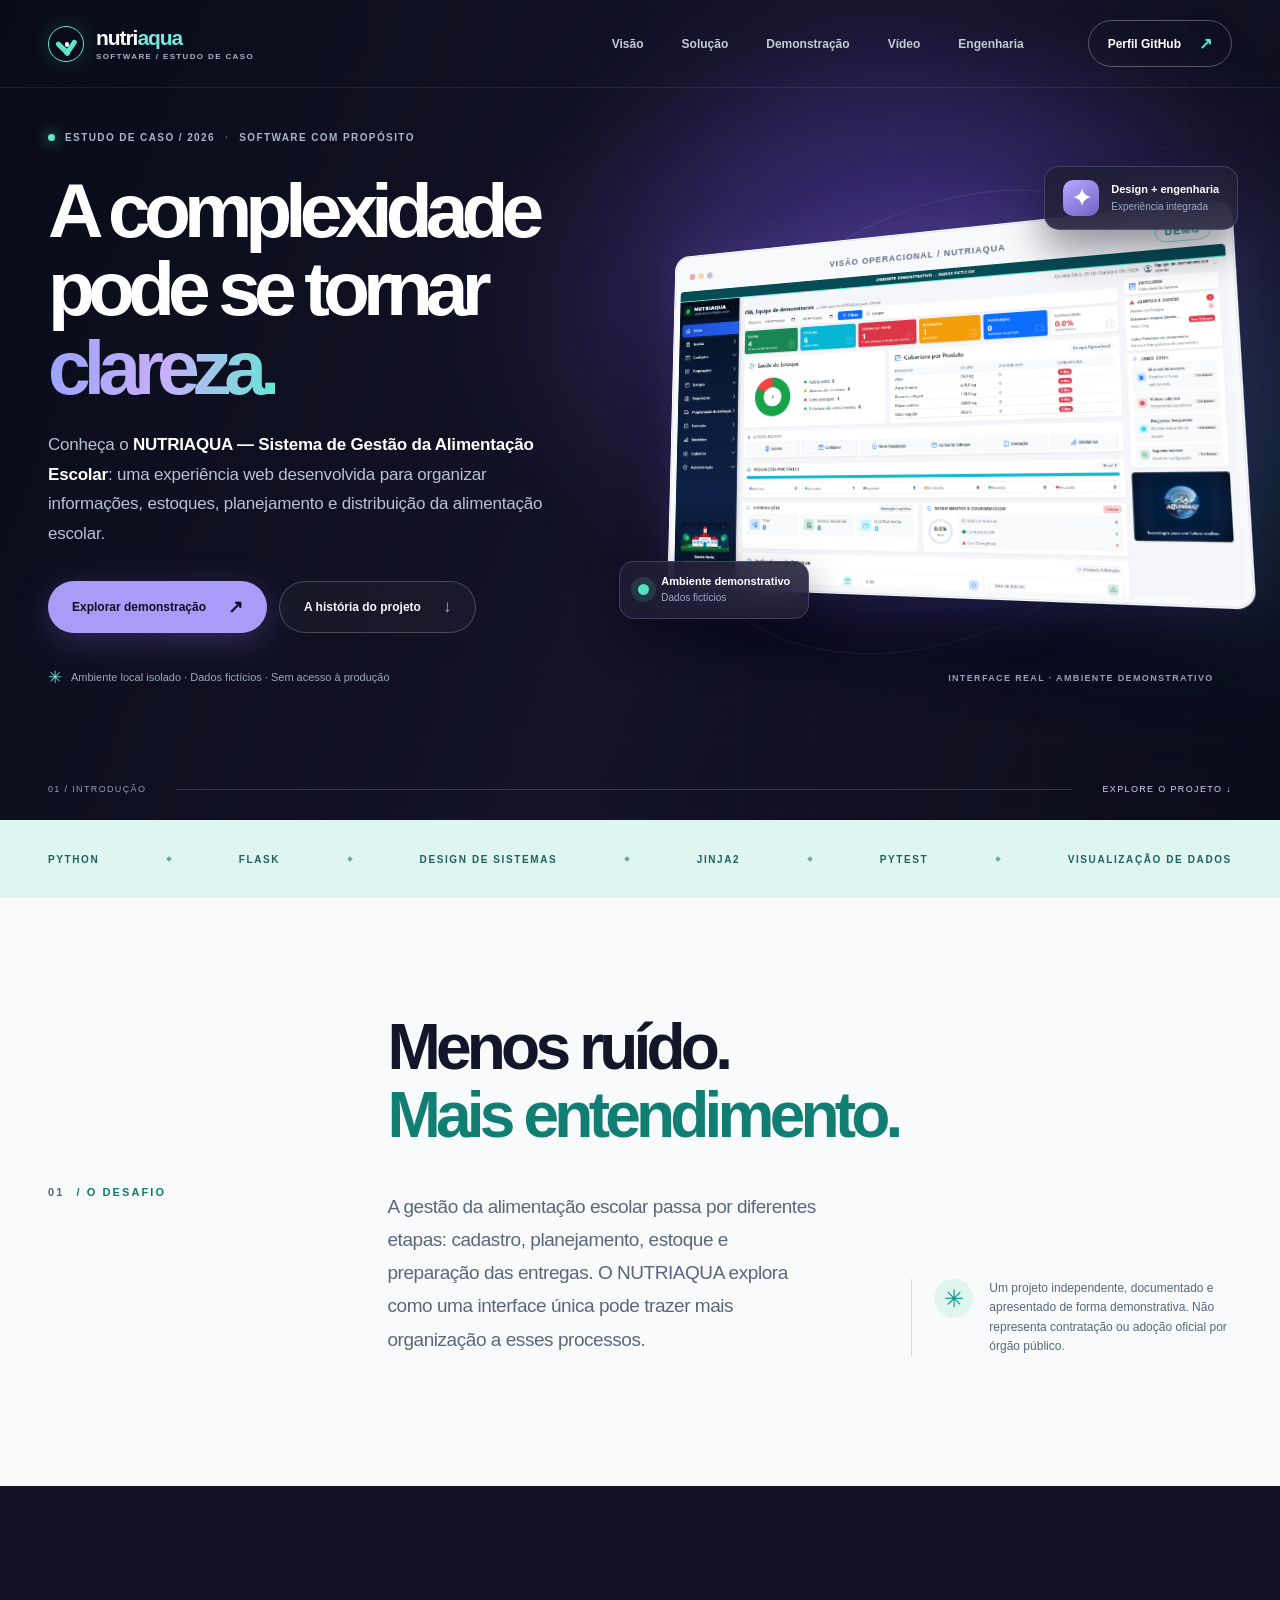
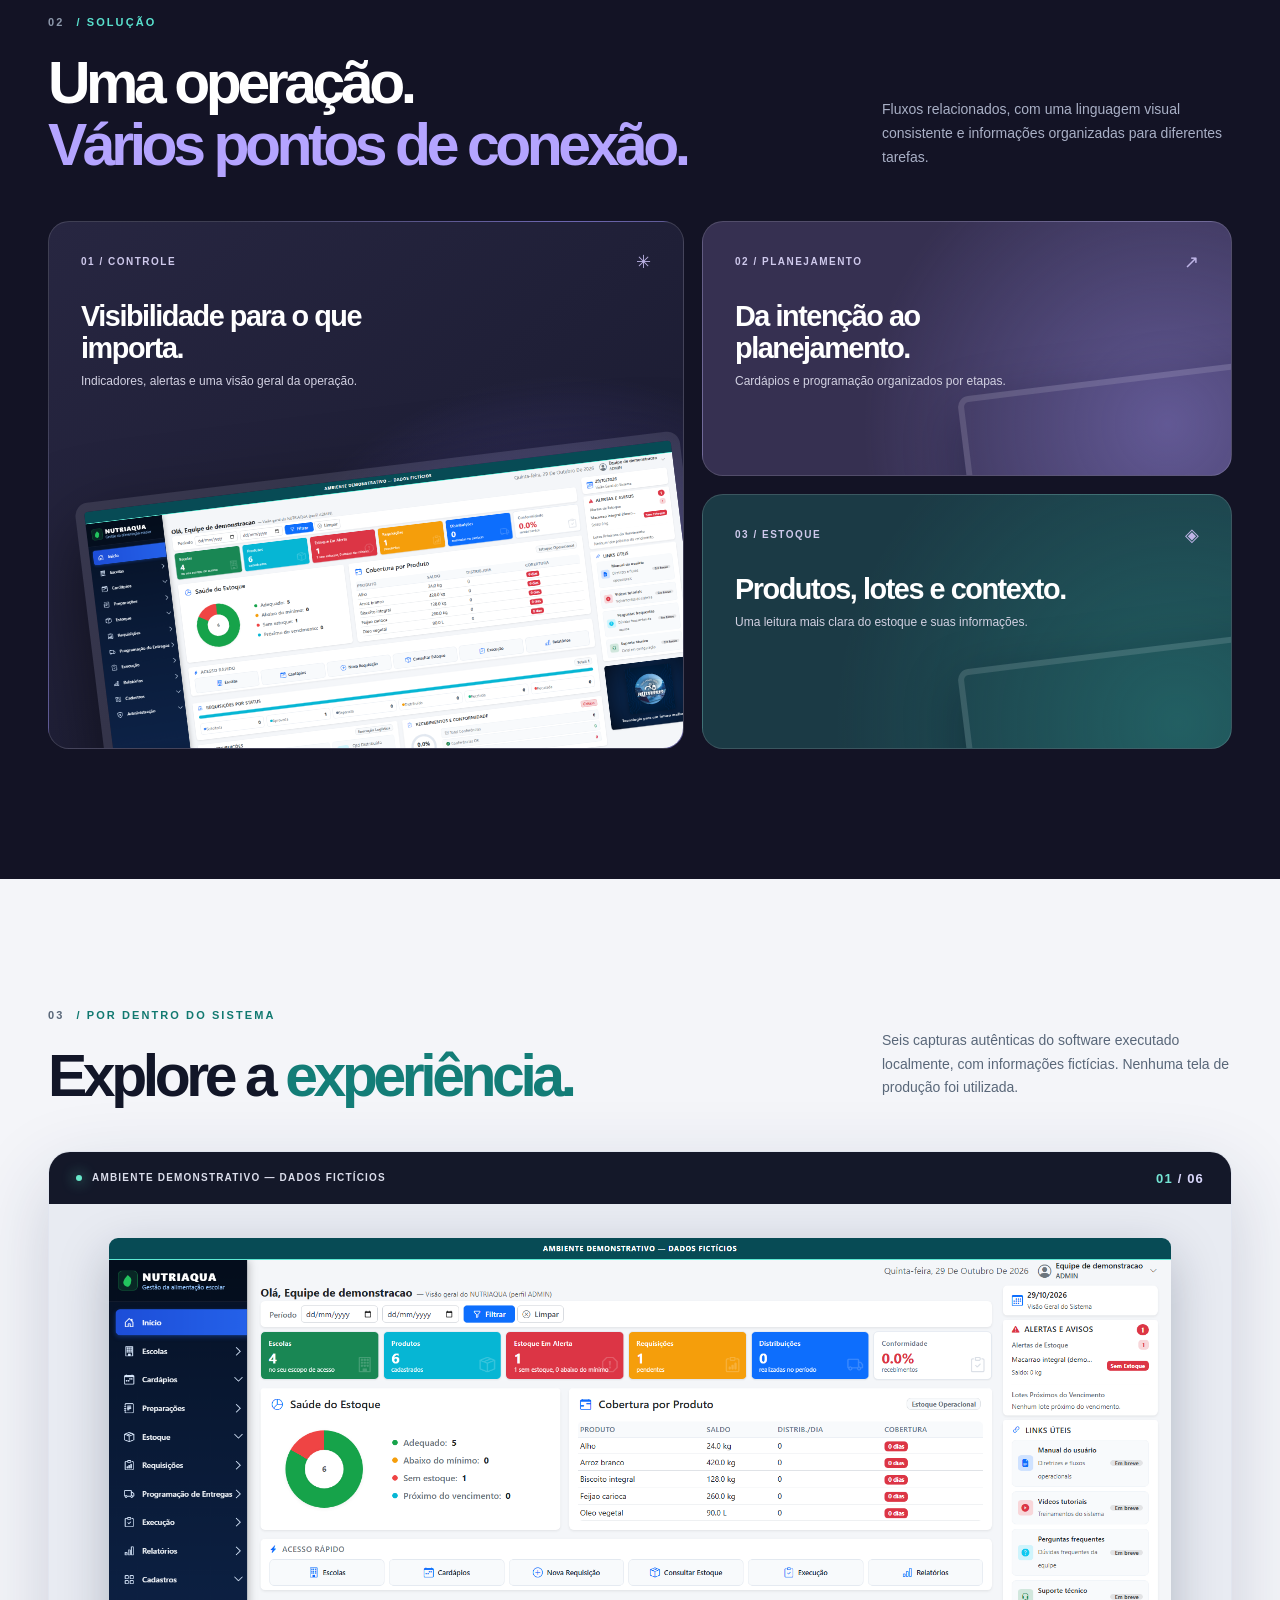
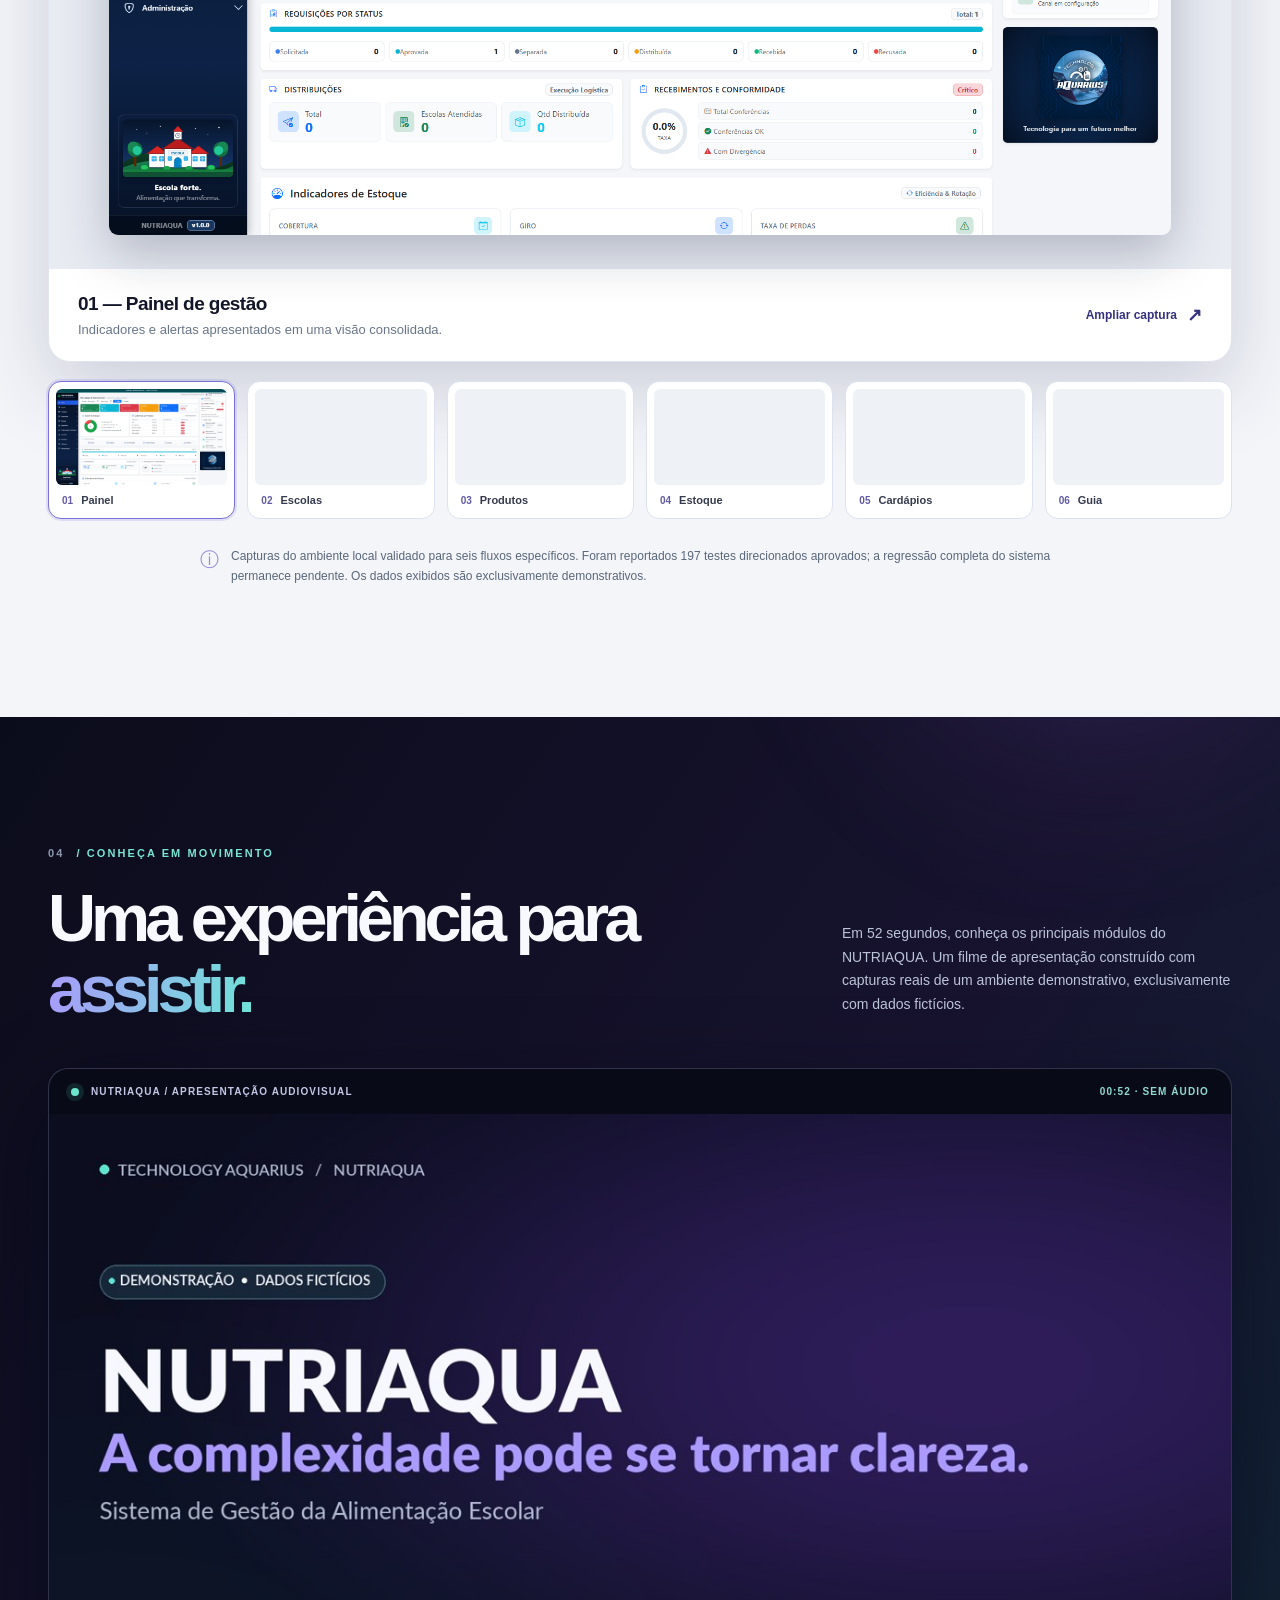
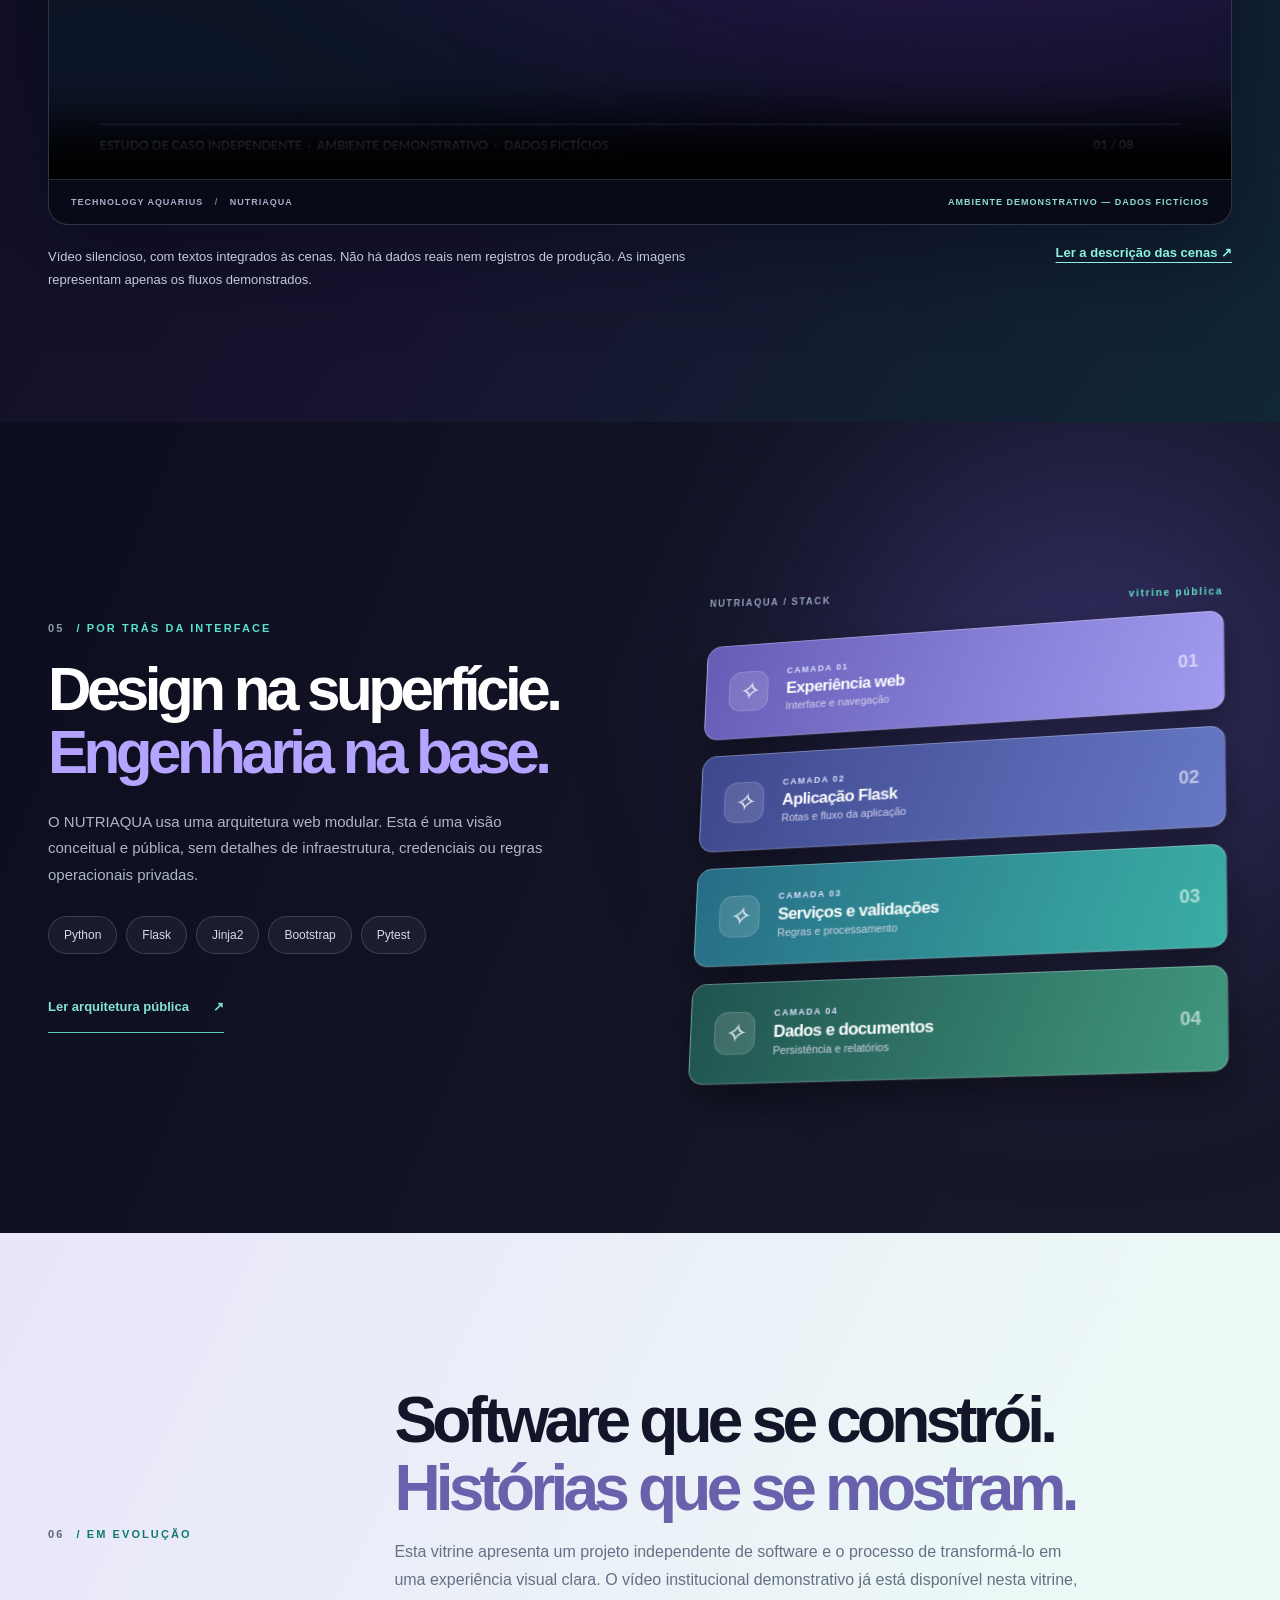
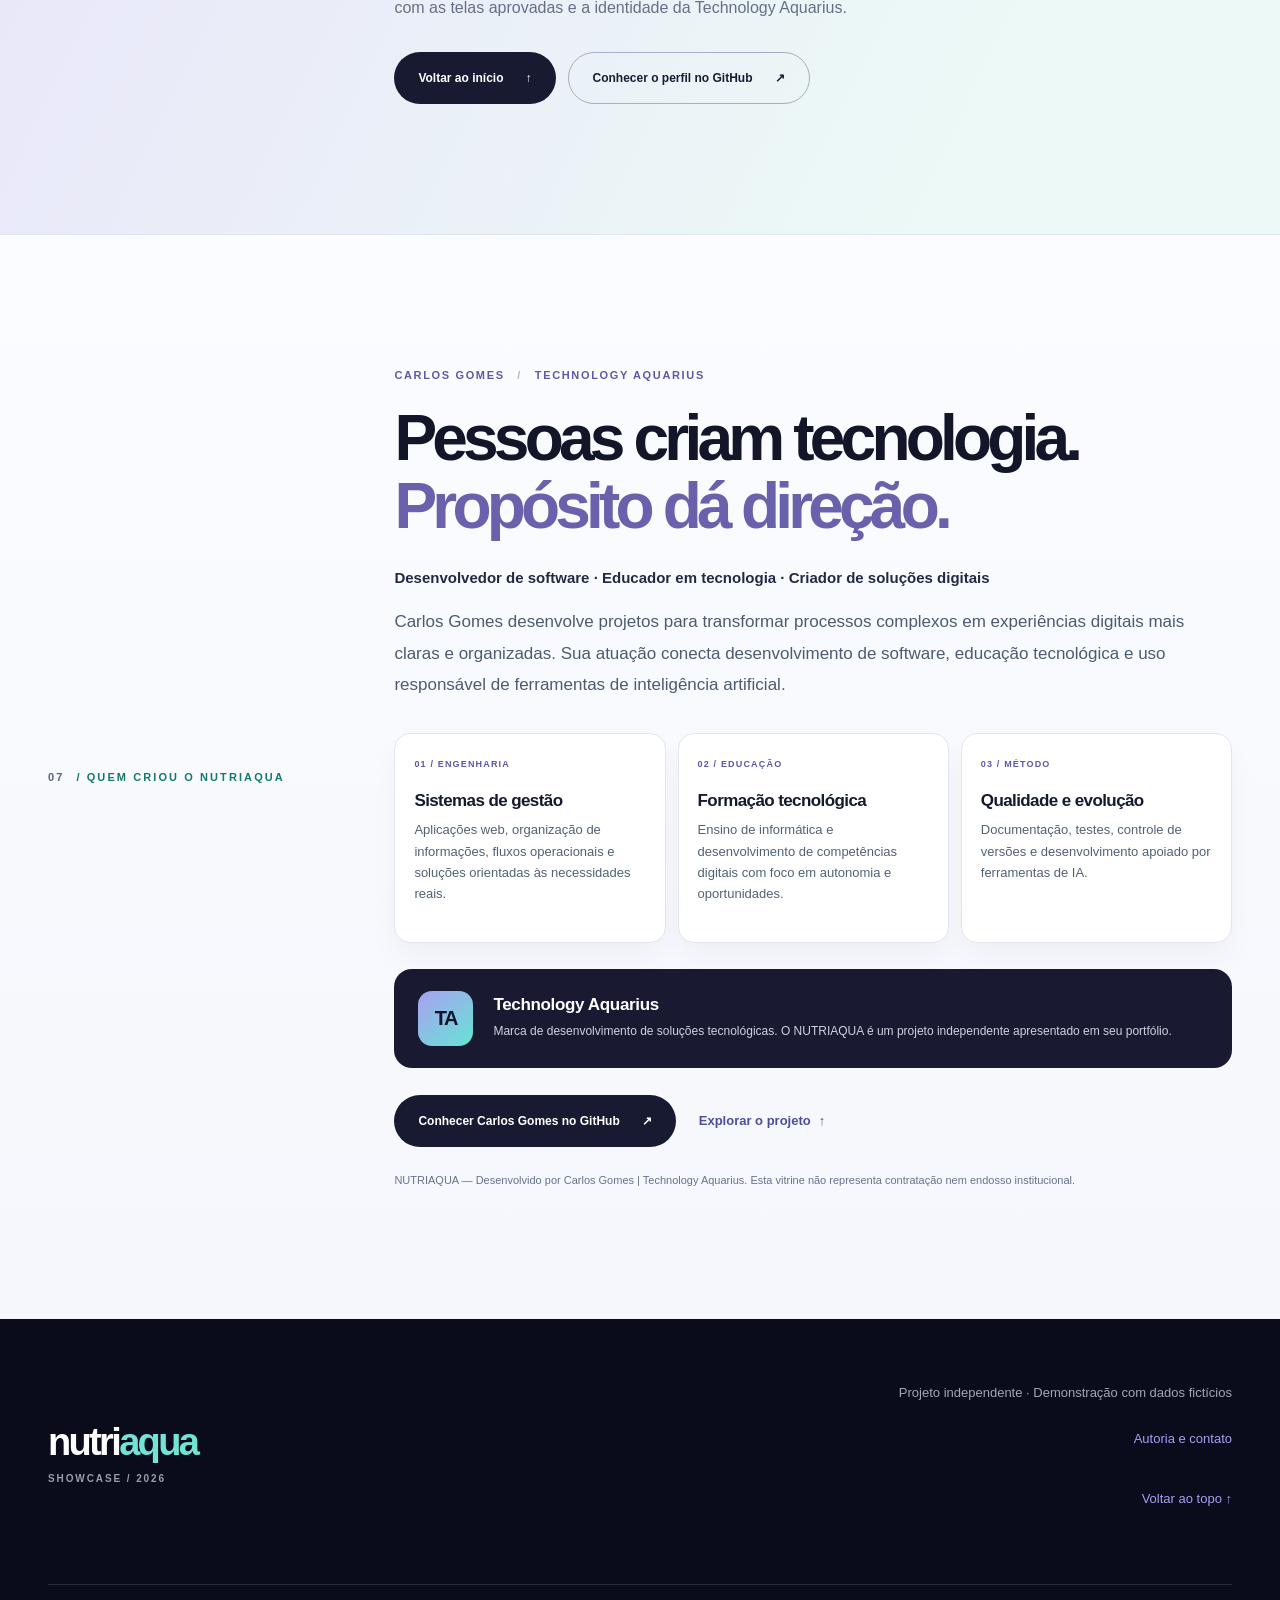
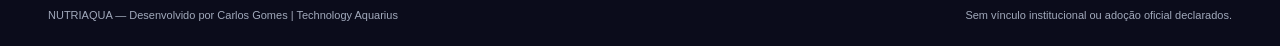
<file: index.html>
<!DOCTYPE html>
<html lang="pt-BR">
<head>
<meta charset="utf-8">
<meta name="viewport" content="width=device-width, initial-scale=1">
<meta name="theme-color" content="#0b0c1b">
<meta name="color-scheme" content="light">
<meta name="robots" content="index, follow">
<meta name="referrer" content="no-referrer">
<meta http-equiv="Content-Security-Policy" content="default-src 'none'; img-src 'self'; style-src 'self'; script-src 'self'; base-uri 'none'; form-action 'none'; connect-src 'none'; object-src 'none'; media-src 'self'">
<meta property="og:locale" content="pt_BR">
<meta name="twitter:card" content="summary_large_image">
<meta name="description" content="NUTRIAQUA: tecnologia e design para organizar a gestão da alimentação escolar. Explore uma demonstração segura com dados fictícios.">
<meta property="og:title" content="NUTRIAQUA — Tecnologia que transforma complexidade em clareza">
<meta property="og:description" content="Projeto independente de software. Conheça a experiência, módulos e arquitetura em um ambiente demonstrativo com dados fictícios.">
<meta property="og:type" content="website">
<meta property="og:image" content="https://cg533317.github.io/nutriaqua-showcase/assets/screenshots/01-painel.png">
<title>NUTRIAQUA — Sistema de Gestão da Alimentação Escolar</title>
<meta name="author" content="Carlos Gomes | Technology Aquarius">
<link rel="stylesheet" href="styles.css">
<script src="app.js" defer></script>
<link rel="canonical" href="https://cg533317.github.io/nutriaqua-showcase/">
<meta property="og:url" content="https://cg533317.github.io/nutriaqua-showcase/">
<meta property="og:site_name" content="NUTRIAQUA">
<meta property="og:image:alt" content="Painel do NUTRIAQUA em ambiente demonstrativo com dados fictícios">
<meta name="twitter:image" content="https://cg533317.github.io/nutriaqua-showcase/assets/screenshots/01-painel.png">
</head>
<body>
<a class="skip-link" href="#main">Pular para conteúdo</a>
<header class="site-header" id="topo">
  <div class="nav-shell container">
    <a href="#topo" class="brand" aria-label="NUTRIAQUA, voltar ao início">
      <span class="brand-symbol" aria-hidden="true"><i></i><i></i><i></i></span>
      <span class="brand-name">nutri<span>aqua</span><small>SOFTWARE / ESTUDO DE CASO</small></span>
    </a>
    <nav class="nav-links" id="main-nav" aria-label="Navegação principal">
      <a href="#visao">Visão</a><a href="#modulos">Solução</a><a href="#galeria">Demonstração</a><a href="#video">Vídeo</a><a href="#engenharia">Engenharia</a>
    </nav>
    <div class="nav-actions"><a class="nav-visit" href="https://github.com/cg533317" target="_blank" rel="noopener noreferrer">Perfil GitHub <span aria-hidden="true">↗</span></a>
      <button id="mobile-menu" class="menu-button" aria-controls="main-nav" aria-expanded="false" aria-label="Abrir menu"><span></span><span></span></button>
    </div>
  </div>
</header>
<main id="main" tabindex="-1">
  <section class="hero" aria-labelledby="hero-heading">
    <div class="hero-mesh" aria-hidden="true"></div><div class="hero-orb hero-orb-one" aria-hidden="true"></div><div class="hero-orb hero-orb-two" aria-hidden="true"></div>
    <div class="container hero-grid">
      <div class="hero-copy">
        <div class="eyebrow"><span class="pulse-dot"></span><span>ESTUDO DE CASO / 2026</span><span class="eyebrow-separator">·</span><span>SOFTWARE COM PROPÓSITO</span></div>
        <h1 id="hero-heading">A complexidade<br>pode se tornar <span class="gradient-text">clareza.</span></h1>
        <p>Conheça o <strong>NUTRIAQUA — Sistema de Gestão da Alimentação Escolar</strong>: uma experiência web desenvolvida para organizar informações, estoques, planejamento e distribuição da alimentação escolar.</p>
        <div class="hero-cta"><a class="btn btn-primary" href="#galeria">Explorar demonstração <span aria-hidden="true">↗</span></a><a class="btn btn-ghost" href="#visao">A história do projeto <span aria-hidden="true">↓</span></a></div>
        <div class="hero-assurance"><span class="assurance-icon" aria-hidden="true">✳</span><span>Ambiente local isolado · Dados fictícios · Sem acesso à produção</span></div>
      </div>
      <div class="hero-art" aria-label="Apresentação visual da interface NUTRIAQUA com dados demonstrativos">
        <div class="hero-art-aura" aria-hidden="true"></div><div class="orbit orbit-one" aria-hidden="true"></div><div class="orbit orbit-two" aria-hidden="true"></div>
        <div class="floating-chip chip-top"><span class="chip-icon">✦</span><span>Design + engenharia<br><small>Experiência integrada</small></span></div>
        <div class="floating-chip chip-bottom"><span class="chip-lamp"></span><span>Ambiente demonstrativo<br><small>Dados fictícios</small></span></div>
        <div class="screen-scene"><div class="screen-shadow"></div><div class="screen-window">
          <div class="window-toolbar"><div class="dots"><span></span><span></span><span></span></div><span>VISÃO OPERACIONAL / NUTRIAQUA</span><div class="toolbar-badge">DEMO</div></div>
          <img src="assets/screenshots/01-painel.png" alt="Painel real do NUTRIAQUA em ambiente demonstrativo, com indicadores fictícios" width="1920" height="1080" fetchpriority="high">
        </div></div>
        <div class="art-caption">INTERFACE REAL · AMBIENTE DEMONSTRATIVO</div>
      </div>
    </div>
    <div class="hero-bottom container"><span>01 / INTRODUÇÃO</span><span class="hero-bottom-line"></span><span>EXPLORE O PROJETO <span aria-hidden="true">↓</span></span></div>
  </section>
  <div class="ribbon"><div class="container ribbon-inner"><span>PYTHON</span><i></i><span>FLASK</span><i></i><span>DESIGN DE SISTEMAS</span><i></i><span>JINJA2</span><i></i><span>PYTEST</span><i></i><span>VISUALIZAÇÃO DE DADOS</span></div></div>
  <section class="vision section-pad" id="visao">
   <div class="container vision-layout"><div class="kicker"><span>01</span> / O DESAFIO</div>
    <div><h2 class="display-head">Menos ruído.<br><span>Mais entendimento.</span></h2>
      <div class="vision-bottom"><p>A gestão da alimentação escolar passa por diferentes etapas: cadastro, planejamento, estoque e preparação das entregas. O NUTRIAQUA explora como uma interface única pode trazer mais organização a esses processos.</p>
      <div class="vision-aside"><span class="round-asterisk" aria-hidden="true">✳</span><p>Um projeto independente, documentado e apresentado de forma demonstrativa. Não representa contratação ou adoção oficial por órgão público.</p></div></div>
    </div></div>
  </section>
  <section class="modules section-pad" id="modulos">
    <div class="container"><div class="section-head"><div><div class="kicker light"><span>02</span> / SOLUÇÃO</div><h2 class="display-head">Uma operação.<br><span>Vários pontos de conexão.</span></h2></div><p>Fluxos relacionados, com uma linguagem visual consistente e informações organizadas para diferentes tarefas.</p></div>
      <div class="bento">
        <article class="bento-card bento-large"><div class="card-head"><span class="mini-tag">01 / CONTROLE</span><span aria-hidden="true" class="asterisk-s">✳</span></div><div class="bento-copy"><h3>Visibilidade para o que importa.</h3><p>Indicadores, alertas e uma visão geral da operação.</p></div><div class="bento-image bento-main-image"><img src="assets/screenshots/01-painel.png" width="1920" height="1080" alt="Visão de indicadores e alertas da aplicação demonstrativa" loading="lazy" decoding="async"></div></article>
        <article class="bento-card bento-purple"><div class="card-head"><span class="mini-tag">02 / PLANEJAMENTO</span><span aria-hidden="true">↗</span></div><div class="bento-copy"><h3>Da intenção ao planejamento.</h3><p>Cardápios e programação organizados por etapas.</p></div><div class="bento-image bento-sm-image"><img src="assets/screenshots/05-cardapio.png" width="1920" height="1080" alt="Programação de cardápio D2A com informações fictícias" loading="lazy" decoding="async"></div></article>
        <article class="bento-card bento-mint"><div class="card-head"><span class="mini-tag">03 / ESTOQUE</span><span aria-hidden="true">◈</span></div><div class="bento-copy"><h3>Produtos, lotes e contexto.</h3><p>Uma leitura mais clara do estoque e suas informações.</p></div><div class="bento-image bento-sm-image"><img src="assets/screenshots/04-estoque.png" width="1920" height="1080" alt="Lotes, saldos e validades no ambiente demonstrativo" loading="lazy" decoding="async"></div></article>
      </div>
    </div>
  </section>
  <section class="gallery section-pad" id="galeria">
    <div class="container"><div class="section-head gallery-head"><div><div class="kicker"><span>03</span> / POR DENTRO DO SISTEMA</div><h2 class="display-head">Explore a <span>experiência.</span></h2></div><p>Seis capturas autênticas do software executado localmente, com informações fictícias. Nenhuma tela de produção foi utilizada.</p></div>
      <div class="gallery-browser"><div class="gallery-header"><div class="gallery-status"><span class="pulse-dot"></span> AMBIENTE DEMONSTRATIVO — DADOS FICTÍCIOS</div><div class="gallery-count"><span id="gallery-index">01</span> / 06</div></div>
        <div class="gallery-view"><img id="gallery-main-image" src="assets/screenshots/01-painel.png" width="1920" height="1080" alt="Painel demonstrativo do NUTRIAQUA" loading="lazy" decoding="async"></div>
        <div class="gallery-footer"><div><div class="gallery-label" id="gallery-label">01 — Painel de gestão</div><p id="gallery-description" aria-live="polite" aria-atomic="true">Indicadores e alertas apresentados em uma visão consolidada.</p></div><a id="gallery-open" aria-haspopup="dialog" href="assets/screenshots/01-painel.png" target="_blank" rel="noopener noreferrer" class="open-screen">Ampliar captura <span aria-hidden="true">↗</span></a></div>
      </div>
      <p id="gallery-help" class="sr-only">Selecione uma captura. Use também as setas esquerda e direita, Home e End nos botões.</p>
      <div aria-describedby="gallery-help" class="gallery-thumbs" role="group" aria-label="Selecionar uma tela de demonstração">
        <button class="thumb active" type="button" data-index="0" aria-pressed="true"><img src="assets/screenshots/01-painel.png" width="1920" height="1080" alt="" loading="eager" decoding="async"><span><b>01</b> Painel</span></button>
        <button class="thumb" type="button" data-index="1" aria-pressed="false"><img src="assets/screenshots/02-escolas.png" width="1920" height="1080" alt="" loading="eager" decoding="async"><span><b>02</b> Escolas</span></button>
        <button class="thumb" type="button" data-index="2" aria-pressed="false"><img src="assets/screenshots/03-produtos.png" width="1920" height="1080" alt="" loading="eager" decoding="async"><span><b>03</b> Produtos</span></button>
        <button class="thumb" type="button" data-index="3" aria-pressed="false"><img src="assets/screenshots/04-estoque.png" width="1920" height="1080" alt="" loading="eager" decoding="async"><span><b>04</b> Estoque</span></button>
        <button class="thumb" type="button" data-index="4" aria-pressed="false"><img src="assets/screenshots/05-cardapio.png" width="1920" height="1080" alt="" loading="eager" decoding="async"><span><b>05</b> Cardápios</span></button>
        <button class="thumb" type="button" data-index="5" aria-pressed="false"><img src="assets/screenshots/06-guia.png" width="1920" height="1080" alt="" loading="eager" decoding="async"><span><b>06</b> Guia</span></button>
      </div>
      <div class="disclaimer"><span aria-hidden="true">ⓘ</span><p>Capturas do ambiente local validado para seis fluxos específicos. Foram reportados 197 testes direcionados aprovados; a regressão completa do sistema permanece pendente. Os dados exibidos são exclusivamente demonstrativos.</p></div>
    </div>
  </section>
  <section class="video-showcase section-pad" id="video" aria-labelledby="video-title">
    <div class="video-ambient" aria-hidden="true"></div>
    <div class="container video-showcase-inner">
      <div class="section-head video-section-head">
        <div>
          <div class="kicker light"><span>04</span> / CONHEÇA EM MOVIMENTO</div>
          <h2 id="video-title" class="display-head">Uma experiência para <span>assistir.</span></h2>
        </div>
        <p>Em 52 segundos, conheça os principais módulos do NUTRIAQUA. Um filme de apresentação construído com capturas reais de um ambiente demonstrativo, exclusivamente com dados fictícios.</p>
      </div>
      <div class="video-frame">
        <div class="video-frame-heading"><span class="video-live-dot" aria-hidden="true"></span><span>NUTRIAQUA / APRESENTAÇÃO AUDIOVISUAL</span><span>00:52 · SEM ÁUDIO</span></div>
        <video controls playsinline preload="none" width="1280" height="720" poster="assets/video/capa-video.jpg" aria-describedby="video-note">
          <source src="assets/video/NUTRIAQUA-F10-52s.mp4" type="video/mp4">
          Seu navegador não reproduz vídeos MP4. <a href="assets/video/NUTRIAQUA-F10-52s.mp4">Abrir vídeo demonstrativo</a>.
        </video>
        <div class="video-frame-foot"><span>TECHNOLOGY AQUARIUS <span class="video-sep">/</span> NUTRIAQUA</span><span>AMBIENTE DEMONSTRATIVO — DADOS FICTÍCIOS</span></div>
      </div>
      <div class="video-details">
        <p id="video-note">Vídeo silencioso, com textos integrados às cenas. Não há dados reais nem registros de produção. As imagens representam apenas os fluxos demonstrados.</p>
        <a href="docs/roteiro-video.html" class="video-transcript">Ler a descrição das cenas <span aria-hidden="true">↗</span></a>
      </div>
    </div>
  </section>
  <section class="engineering section-pad" id="engenharia"><div class="engineering-glow" aria-hidden="true"></div>
    <div class="container engineering-layout"><div class="engineering-copy"><div class="kicker light"><span>05</span> / POR TRÁS DA INTERFACE</div><h2 class="display-head">Design na superfície.<br><span>Engenharia na base.</span></h2><p>O NUTRIAQUA usa uma arquitetura web modular. Esta é uma visão conceitual e pública, sem detalhes de infraestrutura, credenciais ou regras operacionais privadas.</p><div class="stack-tags"><span>Python</span><span>Flask</span><span>Jinja2</span><span>Bootstrap</span><span>Pytest</span></div><a class="text-link" href="docs/arquitetura.html">Ler arquitetura pública <span aria-hidden="true">↗</span></a></div>
    <div class="architecture-scene" aria-label="Diagrama conceitual com quatro camadas: experiência, aplicação, serviços e dados"><div class="arch-top">NUTRIAQUA / STACK <span>vitrine pública</span></div><div class="stack-card level-one"><i></i><div><small>CAMADA 01</small><b>Experiência web</b><span>Interface e navegação</span></div><span class="stack-no">01</span></div><div class="stack-card level-two"><i></i><div><small>CAMADA 02</small><b>Aplicação Flask</b><span>Rotas e fluxo da aplicação</span></div><span class="stack-no">02</span></div><div class="stack-card level-three"><i></i><div><small>CAMADA 03</small><b>Serviços e validações</b><span>Regras e processamento</span></div><span class="stack-no">03</span></div><div class="stack-card level-four"><i></i><div><small>CAMADA 04</small><b>Dados e documentos</b><span>Persistência e relatórios</span></div><span class="stack-no">04</span></div></div>
    </div>
  </section>
  <section class="closing section-pad" id="proximos-passos"><div class="container closing-layout"><div class="kicker"><span>06</span> / EM EVOLUÇÃO</div><div><h2 class="display-head">Software que se constrói.<br><span>Histórias que se mostram.</span></h2><p>Esta vitrine apresenta um projeto independente de software e o processo de transformá-lo em uma experiência visual clara. O vídeo institucional demonstrativo já está disponível nesta vitrine, com as telas aprovadas e a identidade da Technology Aquarius.</p><div class="closing-actions"><a class="btn btn-dark" href="#topo">Voltar ao início <span aria-hidden="true">↑</span></a><a class="btn btn-outline" href="https://github.com/cg533317" target="_blank" rel="noopener noreferrer">Conhecer o perfil no GitHub <span aria-hidden="true">↗</span></a></div></div></div></section>
  <section class="authorship section-pad" id="autoria" aria-labelledby="author-heading">
    <div class="container closing-layout">
      <div class="kicker"><span>07</span> / QUEM CRIOU O NUTRIAQUA</div>
      <div class="author-content">
        <div class="author-eyebrow">CARLOS GOMES <span aria-hidden="true">/</span> TECHNOLOGY AQUARIUS</div>
        <h2 id="author-heading" class="display-head">Pessoas criam tecnologia.<br><span>Propósito dá direção.</span></h2>
        <p class="author-role">Desenvolvedor de software <span aria-hidden="true">·</span> Educador em tecnologia <span aria-hidden="true">·</span> Criador de soluções digitais</p>
        <p class="author-intro">Carlos Gomes desenvolve projetos para transformar processos complexos em experiências digitais mais claras e organizadas. Sua atuação conecta desenvolvimento de software, educação tecnológica e uso responsável de ferramentas de inteligência artificial.</p>
        <div class="author-expertise" aria-label="Áreas de atuação">
          <article class="author-expertise-card"><span class="author-expertise-number">01 / ENGENHARIA</span><h3>Sistemas de gestão</h3><p>Aplicações web, organização de informações, fluxos operacionais e soluções orientadas às necessidades reais.</p></article>
          <article class="author-expertise-card"><span class="author-expertise-number">02 / EDUCAÇÃO</span><h3>Formação tecnológica</h3><p>Ensino de informática e desenvolvimento de competências digitais com foco em autonomia e oportunidades.</p></article>
          <article class="author-expertise-card"><span class="author-expertise-number">03 / MÉTODO</span><h3>Qualidade e evolução</h3><p>Documentação, testes, controle de versões e desenvolvimento apoiado por ferramentas de IA.</p></article>
        </div>
        <div class="author-brand-panel">
          <span class="author-brand-monogram" aria-hidden="true">TA</span>
          <div><strong>Technology Aquarius</strong><span>Marca de desenvolvimento de soluções tecnológicas. O NUTRIAQUA é um projeto independente apresentado em seu portfólio.</span></div>
        </div>
        <div class="author-actions">
          <a class="btn btn-dark" href="https://github.com/cg533317" target="_blank" rel="noopener noreferrer">Conhecer Carlos Gomes no GitHub <span aria-hidden="true">↗</span><span class="sr-only"> (abre em nova aba)</span></a>
          <a class="author-secondary-link" href="#galeria">Explorar o projeto <span aria-hidden="true">↑</span></a>
        </div>
        <p class="author-footnote">NUTRIAQUA — Desenvolvido por Carlos Gomes | Technology Aquarius. Esta vitrine não representa contratação nem endosso institucional.</p>
      </div>
    </div>
  </section>
</main>
<dialog id="image-dialog" aria-labelledby="dialog-title" aria-describedby="dialog-disclaimer">
  <div class="dialog-shell">
    <div class="dialog-top"><h2 id="dialog-title">Captura demonstrativa</h2><button type="button" id="dialog-close" autofocus>Fechar <span aria-hidden="true">×</span></button></div>
    <p id="dialog-disclaimer">AMBIENTE DEMONSTRATIVO — DADOS FICTÍCIOS</p>
    <div class="dialog-viewport" tabindex="0" role="region" aria-label="Imagem ampliada; quando em tamanho original, use as setas para rolar"><img id="dialog-image" width="1920" height="1080" alt=""></div>
    <div class="dialog-controls"><button type="button" id="dialog-prev" aria-label="Captura anterior">← Anterior</button><button type="button" id="dialog-zoom" aria-pressed="false">Tamanho original</button><button type="button" id="dialog-next" aria-label="Próxima captura">Próxima →</button><span id="dialog-count" aria-live="polite"></span></div>
  </div>
</dialog>
<footer class="footer"><div class="container footer-top"><a href="#topo" class="footer-brand">nutri<span>aqua</span><small>SHOWCASE / 2026</small></a><div class="footer-right"><span>Projeto independente · Demonstração com dados fictícios</span><a href="#autoria">Autoria e contato</a><a href="#topo">Voltar ao topo ↑</a></div></div><div class="container footer-bottom"><span>NUTRIAQUA — Desenvolvido por Carlos Gomes | Technology Aquarius</span><span>Sem vínculo institucional ou adoção oficial declarados.</span></div></footer>
</body>
</html>
</file>
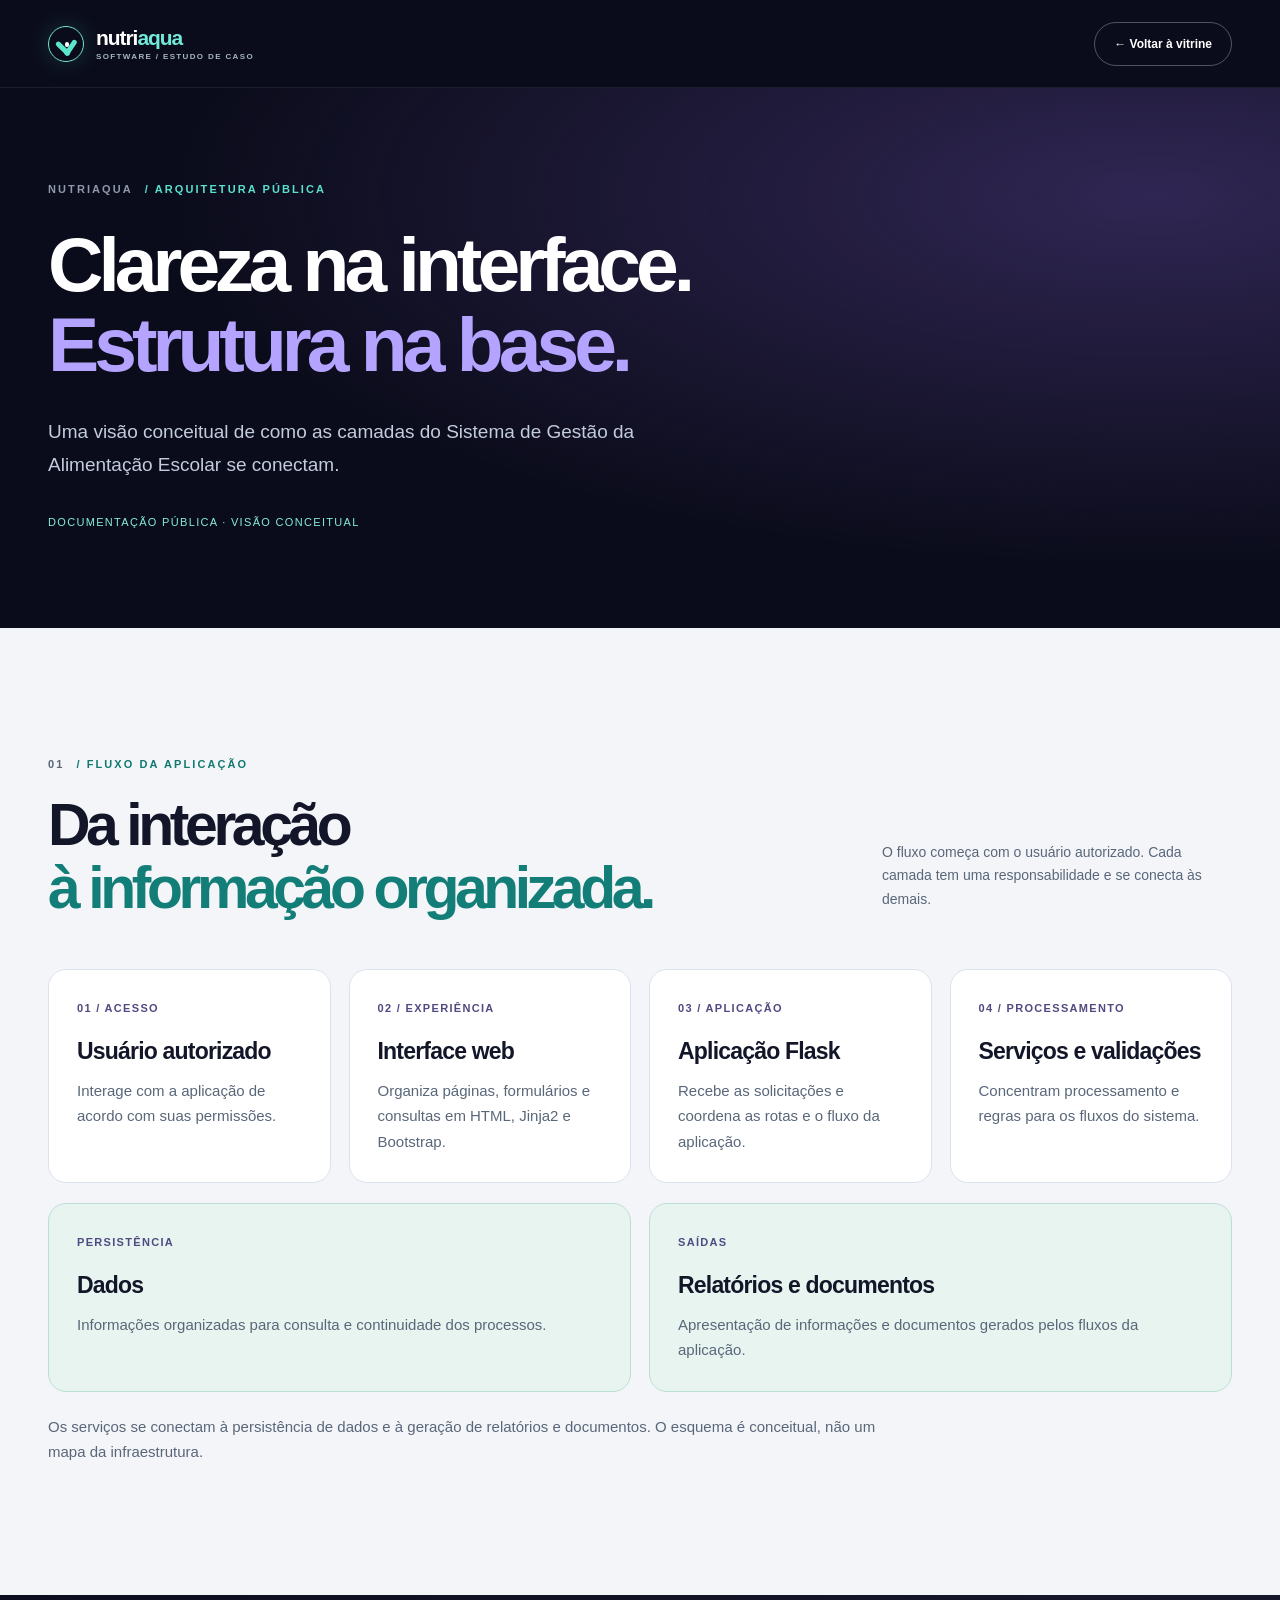
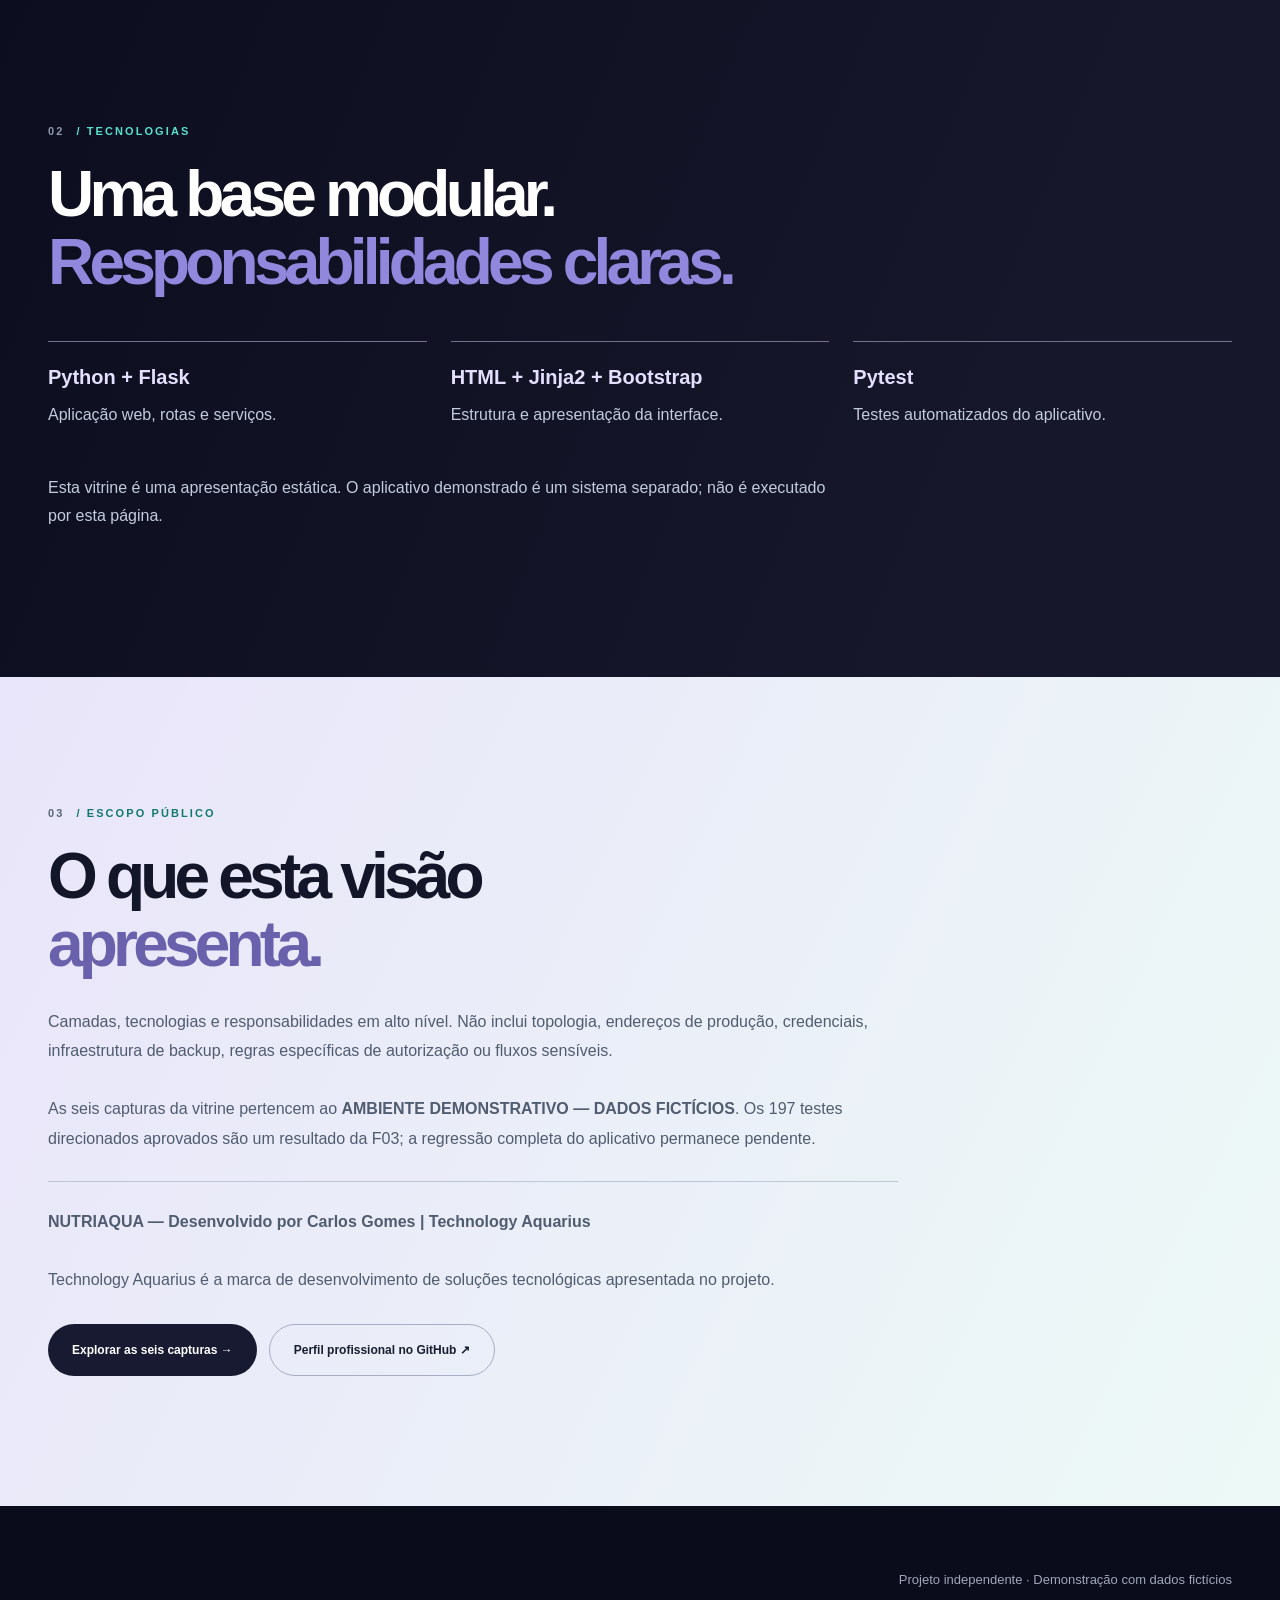
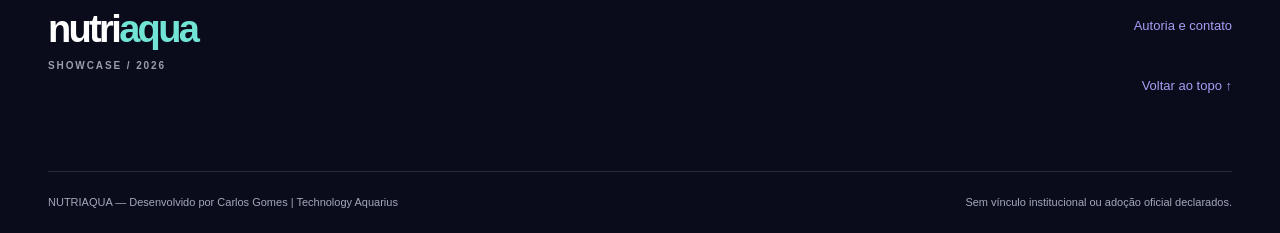
<file: docs/arquitetura.html>
<!doctype html>
<html lang="pt-BR"><head><meta charset="utf-8"><meta name="viewport" content="width=device-width, initial-scale=1">
<meta name="robots" content="index, follow"><meta name="referrer" content="no-referrer"><meta name="theme-color" content="#0b0c1b">
<meta name="author" content="Carlos Gomes | Technology Aquarius"><meta name="description" content="Conheça a arquitetura conceitual do NUTRIAQUA: interface, aplicação, serviços, dados e documentos. Uma visão pública do projeto de Carlos Gomes | Technology Aquarius.">
<meta http-equiv="Content-Security-Policy" content="default-src 'none'; style-src 'self'; img-src 'self'; base-uri 'none'; form-action 'none'; connect-src 'none'; object-src 'none'">
<title>Arquitetura pública — NUTRIAQUA</title><link rel="stylesheet" href="../styles.css"><link rel="stylesheet" href="arquitetura.css"><link rel="canonical" href="https://cg533317.github.io/nutriaqua-showcase/docs/arquitetura.html">
<meta property="og:url" content="https://cg533317.github.io/nutriaqua-showcase/docs/arquitetura.html">
<meta property="og:site_name" content="NUTRIAQUA">
<meta property="og:image:alt" content="Painel do NUTRIAQUA em ambiente demonstrativo com dados fictícios">
<meta name="twitter:image" content="https://cg533317.github.io/nutriaqua-showcase/assets/screenshots/01-painel.png">
</head>
<body class="architecture-page"><a class="skip-link" href="#main">Pular para conteúdo</a>
<header class="site-header" id="topo"><div class="nav-shell container"><a href="../index.html" class="brand" aria-label="NUTRIAQUA, voltar à vitrine">
      <span class="brand-symbol" aria-hidden="true"><i></i><i></i><i></i></span>
      <span class="brand-name">nutri<span>aqua</span><small>SOFTWARE / ESTUDO DE CASO</small></span>
    </a><nav aria-label="Navegação da arquitetura"><a class="nav-visit architecture-back" href="../index.html#engenharia">← Voltar à vitrine</a></nav></div></header>
<main id="main" tabindex="-1">
<section class="architecture-hero"><div class="container"><div class="kicker light"><span>NUTRIAQUA</span> / ARQUITETURA PÚBLICA</div><h1>Clareza na interface.<br><span>Estrutura na base.</span></h1><p>Uma visão conceitual de como as camadas do Sistema de Gestão da Alimentação Escolar se conectam.</p><div class="architecture-note">DOCUMENTAÇÃO PÚBLICA · VISÃO CONCEITUAL</div></div></section>
<section class="section-pad architecture-content" aria-labelledby="flow-title"><div class="container"><div class="section-head"><div><div class="kicker"><span>01</span> / FLUXO DA APLICAÇÃO</div><h2 id="flow-title" class="display-head">Da interação<br><span>à informação organizada.</span></h2></div><p>O fluxo começa com o usuário autorizado. Cada camada tem uma responsabilidade e se conecta às demais.</p></div>
<ol class="architecture-flow" aria-label="Camadas conceituais, em ordem de interação">
<li><span class="layer-number">01 / ACESSO</span><h3>Usuário autorizado</h3><p>Interage com a aplicação de acordo com suas permissões.</p></li>
<li><span class="layer-number">02 / EXPERIÊNCIA</span><h3>Interface web</h3><p>Organiza páginas, formulários e consultas em HTML, Jinja2 e Bootstrap.</p></li>
<li><span class="layer-number">03 / APLICAÇÃO</span><h3>Aplicação Flask</h3><p>Recebe as solicitações e coordena as rotas e o fluxo da aplicação.</p></li>
<li><span class="layer-number">04 / PROCESSAMENTO</span><h3>Serviços e validações</h3><p>Concentram processamento e regras para os fluxos do sistema.</p></li>
</ol><div class="flow-destinations"><article><span class="layer-number">PERSISTÊNCIA</span><h3>Dados</h3><p>Informações organizadas para consulta e continuidade dos processos.</p></article><article><span class="layer-number">SAÍDAS</span><h3>Relatórios e documentos</h3><p>Apresentação de informações e documentos gerados pelos fluxos da aplicação.</p></article></div><p class="flow-caption">Os serviços se conectam à persistência de dados e à geração de relatórios e documentos. O esquema é conceitual, não um mapa da infraestrutura.</p></div></section>
<section class="engineering section-pad" aria-labelledby="tech-title"><div class="container"><div class="kicker light"><span>02</span> / TECNOLOGIAS</div><h2 id="tech-title" class="display-head">Uma base modular.<br><span>Responsabilidades claras.</span></h2><dl class="technology-list"><div><dt>Python + Flask</dt><dd>Aplicação web, rotas e serviços.</dd></div><div><dt>HTML + Jinja2 + Bootstrap</dt><dd>Estrutura e apresentação da interface.</dd></div><div><dt>Pytest</dt><dd>Testes automatizados do aplicativo.</dd></div></dl><p class="architecture-context">Esta vitrine é uma apresentação estática. O aplicativo demonstrado é um sistema separado; não é executado por esta página.</p></div></section>
<section class="section-pad architecture-limit" aria-labelledby="scope-title"><div class="container"><div class="kicker"><span>03</span> / ESCOPO PÚBLICO</div><h2 id="scope-title" class="display-head">O que esta visão<br><span>apresenta.</span></h2><p>Camadas, tecnologias e responsabilidades em alto nível. Não inclui topologia, endereços de produção, credenciais, infraestrutura de backup, regras específicas de autorização ou fluxos sensíveis.</p><p>As seis capturas da vitrine pertencem ao <strong>AMBIENTE DEMONSTRATIVO — DADOS FICTÍCIOS</strong>. Os 197 testes direcionados aprovados são um resultado da F03; a regressão completa do aplicativo permanece pendente.</p><p class="architecture-credit"><strong>NUTRIAQUA — Desenvolvido por Carlos Gomes | Technology Aquarius</strong></p><p>Technology Aquarius é a marca de desenvolvimento de soluções tecnológicas apresentada no projeto.</p><div class="closing-actions"><a class="btn btn-dark" href="../index.html#galeria">Explorar as seis capturas →</a><a class="btn btn-outline" href="https://github.com/cg533317" target="_blank" rel="noopener noreferrer">Perfil profissional no GitHub ↗<span class="sr-only"> (abre em nova aba)</span></a></div></div></section>
</main><footer class="footer"><div class="container footer-top"><a href="#topo" class="footer-brand">nutri<span>aqua</span><small>SHOWCASE / 2026</small></a><div class="footer-right"><span>Projeto independente · Demonstração com dados fictícios</span><a href="../index.html#autoria">Autoria e contato</a><a href="#topo">Voltar ao topo ↑</a></div></div><div class="container footer-bottom"><span>NUTRIAQUA — Desenvolvido por Carlos Gomes | Technology Aquarius</span><span>Sem vínculo institucional ou adoção oficial declarados.</span></div></footer></body></html>
</file>
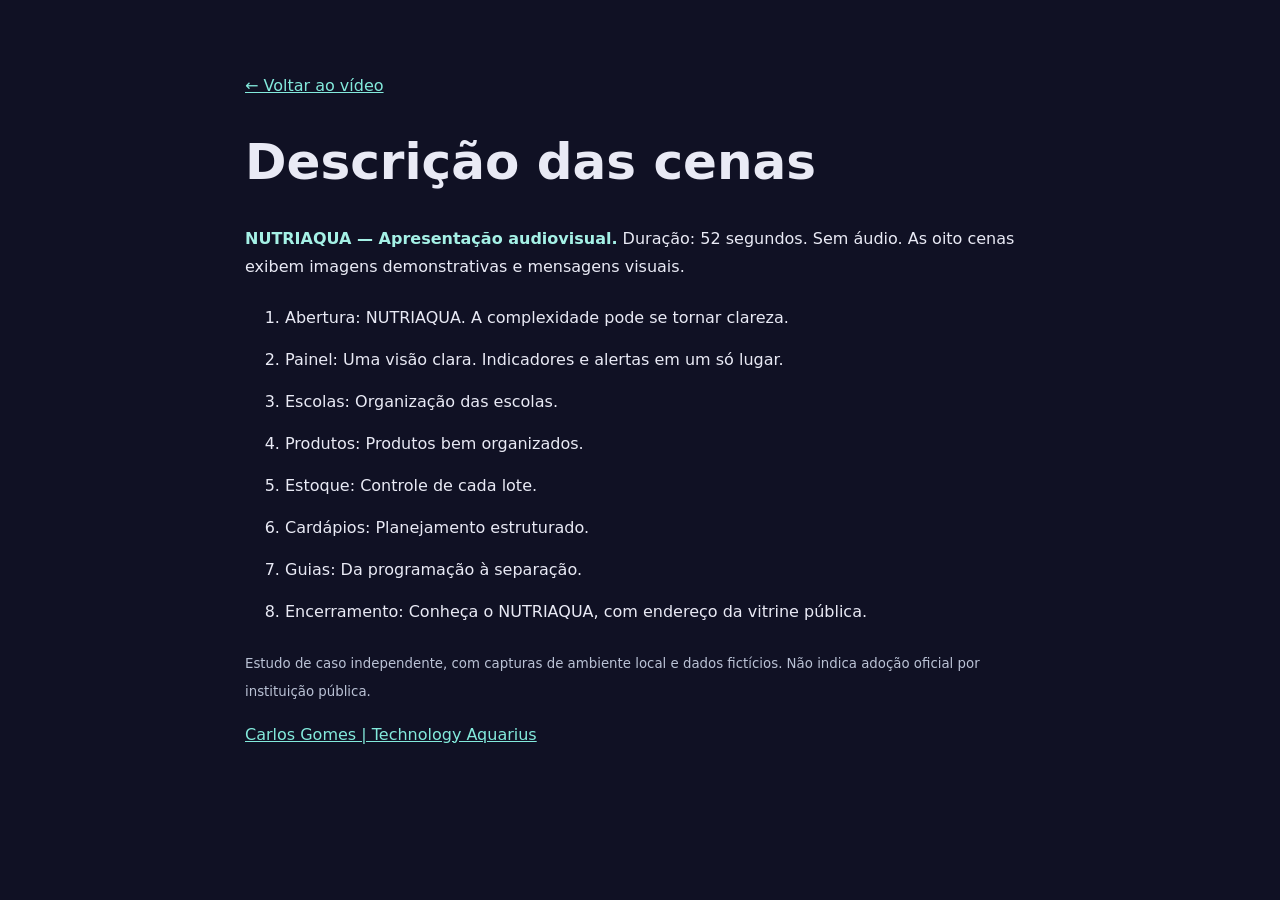
<file: docs/roteiro-video.html>
<!doctype html>
<html lang="pt-BR"><head><meta charset="utf-8"><meta name="viewport" content="width=device-width, initial-scale=1"><meta name="robots" content="index, follow"><meta name="referrer" content="no-referrer"><title>Descrição das cenas — Vídeo NUTRIAQUA</title><style>body{font:16px/1.75 system-ui,-apple-system,Segoe UI,sans-serif;background:#101124;color:#e9eaf5;margin:0}main{width:min(100% - 40px,790px);margin:8vh auto}a{color:#83eadc}h1{font-size:clamp(30px,5vw,50px);line-height:1.15}li{padding:7px 0}small{color:#bac2d5}strong{color:#a5f1e6}</style></head>
<body><main><p><a href="../index.html#video">← Voltar ao vídeo</a></p><h1>Descrição das cenas</h1><p><strong>NUTRIAQUA — Apresentação audiovisual.</strong> Duração: 52 segundos. Sem áudio. As oito cenas exibem imagens demonstrativas e mensagens visuais.</p><ol><li>Abertura: NUTRIAQUA. A complexidade pode se tornar clareza.</li><li>Painel: Uma visão clara. Indicadores e alertas em um só lugar.</li><li>Escolas: Organização das escolas.</li><li>Produtos: Produtos bem organizados.</li><li>Estoque: Controle de cada lote.</li><li>Cardápios: Planejamento estruturado.</li><li>Guias: Da programação à separação.</li><li>Encerramento: Conheça o NUTRIAQUA, com endereço da vitrine pública.</li></ol><p><small>Estudo de caso independente, com capturas de ambiente local e dados fictícios. Não indica adoção oficial por instituição pública.</small></p><p><a href="https://github.com/cg533317">Carlos Gomes | Technology Aquarius</a></p></main></body></html>
</file>
<file: styles.css>
@charset "UTF-8";
:root{--night:#0b0c1b;--night2:#11132a;--ink:#121628;--ink-muted:#677384;--soft:#f5f6fa;--mint:#59e1ce;--purple:#a899f8;--lav:#edeafc;--container:1376px;--ease:cubic-bezier(.16,1,.3,1)}
*{box-sizing:border-box}html{scroll-behavior:smooth}body{margin:0;font-family:Inter,"Segoe UI",-apple-system,BlinkMacSystemFont,Arial,sans-serif;color:var(--ink);background:#fff;-webkit-font-smoothing:antialiased}a{text-decoration:none;color:inherit}img{max-width:100%}button{font:inherit}a:focus-visible,button:focus-visible{outline:3px solid #48d4bb;outline-offset:4px}.skip-link{position:absolute;z-index:1000;left:14px;top:-60px;background:#fff;color:#000;padding:10px}.skip-link:focus{top:10px}.container{width:min(calc(100% - 96px),var(--container));margin:auto}.section-pad{padding:130px 0}.kicker{font-size:11px;letter-spacing:.19em;font-weight:850;color:#158e84;text-transform:uppercase;display:flex;align-items:center;gap:12px}.kicker span{color:#647285}.kicker.light{color:var(--mint)}.kicker.light span{color:#8d98ab}.display-head{font-size:clamp(43px,5vw,80px);letter-spacing:-.075em;line-height:1.06;font-weight:750;margin:24px 0 0}.display-head span{color:#9188dd}
/* navigation */
.site-header{height:88px;position:absolute;top:0;left:0;right:0;z-index:20;color:#fff;border-bottom:1px solid rgba(255,255,255,.08)}.nav-shell{display:flex;align-items:center;justify-content:space-between;height:100%;gap:24px}.brand{display:inline-flex;align-items:center;gap:12px}.brand-symbol{width:36px;height:36px;border:1.3px solid #6ee6cb;border-radius:50%;position:relative;display:inline-flex;align-items:center;justify-content:center;box-shadow:0 0 25px rgba(91,233,207,.17)}.brand-symbol i{position:absolute;width:5px;height:18px;left:15px;top:9px;background:#5de5cb;border-radius:7px;transform-origin:center}.brand-symbol i:nth-child(1){transform:rotate(-46deg) translateX(-5px)}.brand-symbol i:nth-child(2){transform:rotate(34deg) translateX(5px)}.brand-symbol i:nth-child(3){width:4px;height:5px;top:15px;left:16px;background:#fff}.brand-name{font-size:21px;letter-spacing:-.05em;font-weight:850;line-height:1;display:flex;flex-wrap:wrap;position:relative;padding-bottom:12px}.brand-name>span{color:#73ead9}.brand-name small{position:absolute;top:26px;left:0;white-space:nowrap;font-size:8px;letter-spacing:.17em;color:#a7b4c4;font-weight:700}.nav-links{display:flex;align-items:center;gap:38px;margin-left:auto;margin-right:40px}.nav-links a{font-size:12px;color:#c6cad6;font-weight:600;transition:color .25s}.nav-links a:hover{color:#fff}.nav-actions{display:flex;align-items:center;gap:14px}.nav-visit{display:inline-flex;align-items:center;gap:18px;padding:13px 19px;border:1px solid #ffffff4a;border-radius:999px;font-size:12px;font-weight:650;transition:background .2s}.nav-visit:hover{background:#ffffff18}.nav-visit span{font-size:16px;color:var(--mint)}.menu-button{display:none;background:transparent;color:#fff;border:1px solid #ffffff55;border-radius:50%;width:43px;height:43px;align-items:center;justify-content:center;flex-direction:column;gap:5px}.menu-button span{height:2px;width:17px;background:#fff;border-radius:2px}
/* hero */
.hero{position:relative;overflow:hidden;background:radial-gradient(ellipse at 76% 38%,#29204b 0%,transparent 40%),linear-gradient(110deg,#090b19,#141327 53%,#0b0c1b);min-height:820px;color:#fff}.hero-mesh{pointer-events:none;position:absolute;inset:0;opacity:.18;background-image:linear-gradient(#ffffff14 1px,transparent 1px),linear-gradient(90deg,#ffffff14 1px,transparent 1px);background-size:74px 74px;mask-image:linear-gradient(90deg,transparent,#000 75%,#000)}.hero-orb{position:absolute;pointer-events:none;border-radius:50%;filter:blur(85px)}.hero-orb-one{width:500px;height:430px;right:10%;top:9%;background:#6b4ada55}.hero-orb-two{width:360px;height:300px;right:-10%;top:37%;background:#17b6a52a}.hero-grid{display:grid;grid-template-columns:minmax(0,.94fr) minmax(0,1.06fr);align-items:center;min-height:790px;padding-top:120px;padding-bottom:104px;gap:28px;position:relative;z-index:2}.hero-copy{position:relative;z-index:5}.eyebrow{display:flex;align-items:center;gap:10px;flex-wrap:wrap;color:#aab5c9;font-size:10px;font-weight:750;letter-spacing:.14em}.eyebrow-separator{color:#55627c}.pulse-dot{width:7px;height:7px;flex-shrink:0;border-radius:50%;background:#68e8ca;box-shadow:0 0 14px #5fe6c8}.hero h1{font-size:clamp(54px,6vw,104px);letter-spacing:-.09em;line-height:1.02;max-width:900px;margin:28px 0 24px;font-weight:760}.gradient-text{color:#a69afa;background:linear-gradient(100deg,#99a3ff 2%,#c7affb 51%,#64e7d4);-webkit-background-clip:text;background-clip:text;color:transparent}.hero-copy>p{color:#b7c2d3;max-width:530px;font-size:17px;line-height:1.75;letter-spacing:-.012em}.hero-copy>p strong{color:#fff;font-weight:700}.hero-cta{display:flex;align-items:center;gap:12px;margin-top:32px;flex-wrap:wrap}.btn{display:inline-flex;align-items:center;justify-content:center;gap:22px;min-height:52px;border-radius:999px;font-size:12px;font-weight:750;padding:0 24px;transition:transform .2s var(--ease),background .2s}.btn:hover{transform:translateY(-3px)}.btn-primary{background:#a99cf8;color:#0d1022;box-shadow:0 8px 34px #8474e849}.btn-primary:hover{background:#c5bafc}.btn-primary span{font-size:18px}.btn-ghost{border:1px solid #ffffff34;color:#f4f5fc;background:#ffffff08}.btn-ghost:hover{background:#ffffff17}.btn-ghost span{font-size:17px;color:#a89cf7}.hero-assurance{font-size:11px;color:#9aa9bb;margin-top:34px;display:flex;align-items:center;gap:9px}.assurance-icon{font-size:17px;color:#6aead4}.hero-art{position:relative;min-height:580px;isolation:isolate;display:flex;align-items:center;justify-content:center;perspective:1200px}.hero-art-aura{position:absolute;width:82%;aspect-ratio:1;left:10%;top:8%;border-radius:50%;background:radial-gradient(circle,#8f83ff6a 0%,#6d52df2f 42%,transparent 68%);filter:blur(22px);z-index:-1}.orbit{position:absolute;left:6%;top:6%;width:94%;height:92%;border-radius:50%;border:1px solid #d7d0ff20;transform:rotate(-31deg) scaleY(.78);pointer-events:none}.orbit-two{left:20%;top:16%;width:65%;height:66%;transform:rotate(35deg) scaleY(.74)}.screen-scene{width:95%;position:relative;transform:perspective(1300px) rotateY(-14deg) rotateX(5deg) rotateZ(-2deg);filter:drop-shadow(0 45px 48px #020316b3);transition:transform .6s var(--ease)}.hero-art:hover .screen-scene{transform:perspective(1300px) rotateY(-8deg) rotateX(3deg) rotateZ(-1deg)}.screen-window{overflow:hidden;background:#f8f9fb;border:1px solid #ffffff72;border-radius:16px;padding:7px;box-shadow:inset 0 0 0 1px #a8a6d740,0 0 55px #9d8cff32}.screen-window img{display:block;width:100%;height:auto;object-fit:contain;border-radius:4px}.window-toolbar{height:33px;display:flex;align-items:center;justify-content:space-between;padding:0 11px;color:#79819d;font-size:9px;font-weight:750;letter-spacing:.11em}.dots{display:flex;gap:4px}.dots span{height:7px;width:7px;border-radius:50%;background:#c3c0db}.dots span:first-child{background:#f2a2b1}.dots span:nth-child(2){background:#f3da9e}.toolbar-badge{font-size:9px;border:1px solid #96dcca;color:#298777;padding:4px 8px;border-radius:30px}.floating-chip{position:absolute;z-index:4;display:flex;align-items:center;gap:12px;padding:13px 18px;background:#201d37dd;backdrop-filter:blur(20px);border:1px solid #c5b6fd36;border-radius:15px;box-shadow:0 20px 40px #0505166b;color:#fff;font-size:11px;font-weight:700;line-height:1.25;animation:floaty 6s ease-in-out infinite}.floating-chip small{display:block;color:#9ea8c8;font-size:10px;font-weight:500;margin-top:4px}.chip-top{top:8%;right:-1%;animation-delay:-2s}.chip-bottom{bottom:14%;left:0;animation-delay:-.3s}.chip-icon{height:36px;width:36px;border-radius:10px;display:grid;place-items:center;font-size:23px;background:linear-gradient(145deg,#b6aaff,#7162c6)}.chip-lamp{width:11px;height:11px;border-radius:50%;background:#55e1bd;box-shadow:0 0 0 7px #55e1bd24}.art-caption{position:absolute;right:3%;bottom:3%;font-size:9px;letter-spacing:.15em;color:#9b9dbd;font-weight:700}.hero-bottom{position:absolute;bottom:26px;left:50%;transform:translateX(-50%);display:flex;align-items:center;gap:30px;font-size:9px;letter-spacing:.15em;color:#9a9eb1;z-index:5}.hero-bottom-line{height:1px;background:#ffffff2a;flex:1}.hero-bottom span:last-child{color:#d8d1fb}.ribbon{background:#dff5f1}.ribbon-inner{min-height:78px;display:flex;align-items:center;justify-content:space-between;gap:24px;color:#1e625e;letter-spacing:.16em;font-size:10px;font-weight:800}.ribbon i{width:4px;height:4px;background:#6ca89d;transform:rotate(45deg)}
/* editorial vision */
.vision{background:#f9fafc}.vision-layout{display:grid;grid-template-columns:1fr 3fr;gap:58px}.vision .display-head{margin-top:-14px;max-width:980px}.vision .display-head span{color:#188d82}.vision-bottom{margin-top:40px;display:grid;grid-template-columns:1.15fr .85fr;gap:90px;align-items:end}.vision-bottom>p{font-size:19px;line-height:1.75;letter-spacing:-.024em;margin:0;color:#596779;max-width:660px}.vision-aside{border-left:1px solid #d5dce6;padding-left:22px;display:flex;gap:16px;align-items:flex-start}.vision-aside p{font-size:12px;line-height:1.6;color:#738095;margin:0}.round-asterisk{display:grid;place-items:center;flex-shrink:0;width:39px;height:39px;border-radius:50%;background:#dff6ef;color:#0a978b;font-size:24px}
/* cards */
.modules{background:#131325;color:#fff;overflow:hidden}.section-head{display:flex;justify-content:space-between;align-items:end;gap:45px;margin-bottom:44px}.section-head .display-head{font-size:clamp(44px,4.6vw,74px)}.section-head>p{max-width:350px;margin:0 0 7px;color:#a9b0c6;font-size:14px;line-height:1.7}.modules .display-head span{color:#b4a4ff}.bento{display:grid;grid-template-columns:1.2fr 1fr;grid-template-rows:repeat(2,255px);gap:18px}.bento-card{border-radius:21px;position:relative;overflow:hidden;border:1px solid #ffffff24;background:#29283c;padding:29px 32px;isolation:isolate;transition:transform .4s var(--ease),box-shadow .4s}.bento-card:hover{transform:translateY(-5px);box-shadow:0 30px 60px #0004}.bento-large{grid-row:span 2;background:radial-gradient(circle at 82% 95%,#5850aa 0%,transparent 48%),linear-gradient(140deg,#272641,#18192e)}.bento-purple{background:radial-gradient(circle at 88% 80%,#9a8deb70,transparent 60%),#363051}.bento-mint{background:radial-gradient(circle at 90% 90%,#30a69b58,transparent 65%),#1b3a45}.card-head{display:flex;justify-content:space-between;align-items:center;font-size:18px;color:#bfb5e7}.mini-tag{font-size:10px;letter-spacing:.15em;color:#cfc9ec;font-weight:750}.bento-copy{position:relative;z-index:2;max-width:345px}.bento-card h3{font-size:clamp(23px,2.25vw,34px);line-height:1.12;letter-spacing:-.05em;font-weight:750;margin:27px 0 8px}.bento-card p{margin:0;color:#d2d1e2;font-size:12px;line-height:1.6;max-width:310px}.bento-sm-image{position:absolute;right:-11%;bottom:-35%;width:61%;border-radius:11px 0 0 0;overflow:hidden;border:6px solid #ffffff20;transform:rotate(-7deg);box-shadow:0 20px 55px #01071961}.bento-main-image{position:absolute;bottom:-13%;left:7%;width:96%;transform:rotate(-7deg);border:9px solid #ffffff18;border-radius:13px;overflow:hidden;box-shadow:0 30px 75px #0008}.bento-image img{width:100%;height:auto;display:block}
/* gallery */
.gallery{background:#f4f5f9}.gallery .display-head span{color:#248f88}.gallery .section-head>p{color:#687588}.gallery-browser{background:#fff;border:1px solid #e1e5ef;border-radius:22px;overflow:hidden;box-shadow:0 28px 80px #1c2a5330}.gallery-header{padding:18px 27px;background:#141829;color:#dbddeb;display:flex;justify-content:space-between;align-items:center;gap:16px}.gallery-status{display:flex;align-items:center;gap:10px;letter-spacing:.12em;font-size:10px;font-weight:750}.gallery-status .pulse-dot{height:6px;width:6px}.gallery-count{font-size:13px;color:#d9d7fb;font-weight:850;letter-spacing:.09em}.gallery-count span{color:#74e4d4}.gallery-view{background:#e8ebf2;padding:35px 60px;display:flex;align-items:center;justify-content:center;min-height:330px}.gallery-view img{display:block;width:100%;max-width:1170px;height:auto;object-fit:contain;border-radius:9px;box-shadow:0 18px 50px #111c3640;transition:opacity .2s}.gallery-footer{display:flex;justify-content:space-between;align-items:center;gap:25px;padding:24px 29px}.gallery-label{font-size:19px;font-weight:770;letter-spacing:-.03em}.gallery-footer p{color:#687588;font-size:13px;margin:7px 0 0}.open-screen{display:inline-flex;align-items:center;gap:10px;white-space:nowrap;font-size:12px;font-weight:750;color:#35327c}.open-screen span{font-size:18px}.gallery-thumbs{display:grid;grid-template-columns:repeat(6,1fr);gap:12px;margin-top:19px}.thumb{border:1px solid #dce2ee;border-radius:13px;padding:7px;text-align:left;background:#fff;cursor:pointer;transition:border-color .2s,box-shadow .2s,transform .2s;overflow:hidden}.thumb:hover{transform:translateY(-3px);border-color:#b2a5f7}.thumb.active{border-color:#7970d7;box-shadow:0 0 0 2px #8178d831}.thumb img{display:block;width:100%;height:auto;aspect-ratio:16/9;object-fit:contain;background:#eef2f6;border-radius:6px}.thumb>span{font-size:11px;color:#353b4e;display:flex;align-items:center;gap:8px;padding:9px 6px 5px;font-weight:700}.thumb b{font-size:10px;color:#7c76c4}.disclaimer{display:flex;gap:12px;align-items:start;max-width:880px;margin:28px auto 0;color:#738092}.disclaimer span{font-size:19px;color:#928bd7}.disclaimer p{font-size:12px;line-height:1.65;margin:0}
/* engineering */
.engineering{background:linear-gradient(112deg,#0c0d1e,#16172a 78%);color:#fff;overflow:hidden;position:relative}.engineering-glow{background:#51469e75;width:500px;height:500px;border-radius:50%;filter:blur(120px);position:absolute;right:-4%;top:3%}.engineering-layout{display:grid;grid-template-columns:1fr 1fr;gap:75px;align-items:center;position:relative}.engineering-copy .display-head{font-size:clamp(45px,4.7vw,77px)}.engineering-copy .display-head span{color:#b5a4ff}.engineering-copy>p{font-size:15px;line-height:1.75;color:#aeb6ca;max-width:520px;margin:24px 0}.stack-tags{display:flex;flex-wrap:wrap;gap:9px;margin:28px 0 35px}.stack-tags span{border:1px solid #ffffff29;background:#ffffff0c;border-radius:60px;padding:11px 15px;color:#d5dbec;font-size:12px}.text-link{font-size:13px;font-weight:730;color:#85e3d4;border-bottom:1px solid #5ccab4;padding-bottom:8px;display:inline-flex;gap:24px}.architecture-scene{max-width:600px;margin:auto;width:100%;position:relative;isolation:isolate;padding:32px 12px 12px;transform:perspective(1200px) rotateY(-8deg) rotateX(8deg);transition:transform .6s var(--ease)}.architecture-scene:hover{transform:perspective(1200px) rotateY(-3deg) rotateX(2deg)}.arch-top{font-size:10px;letter-spacing:.17em;color:#91a0bc;display:flex;justify-content:space-between;margin-bottom:28px;font-weight:750}.arch-top span{color:#5de1c7}.stack-card{min-height:100px;padding:17px 24px;display:flex;align-items:center;gap:19px;border-radius:15px;backdrop-filter:blur(15px);border:1px solid #ffffff45;margin-bottom:17px;box-shadow:0 18px 38px #0006;transform:skewY(-3deg);transition:transform .4s var(--ease);position:relative}.stack-card:hover{transform:translateY(-8px) skewY(-3deg)}.stack-card i{flex-shrink:0;width:42px;height:42px;border-radius:13px;background:#ffffff22;border:1px solid #ffffff30;position:relative}.stack-card i:before{content:'✧';color:#fff;position:absolute;inset:0;display:grid;place-items:center;font-size:26px}.stack-card small{display:block;font-size:9px;letter-spacing:.16em;color:#dde0ff;font-weight:750;margin-bottom:4px}.stack-card b{display:block;font-size:17px;letter-spacing:-.035em}.stack-card div>span{display:block;font-size:11px;color:#d4d5ea;margin-top:2px}.stack-no{margin-left:auto;color:#ffffff99;font-size:18px;font-weight:800}.level-one{background:linear-gradient(110deg,#655cb6,#a19cf0)}.level-two{background:linear-gradient(110deg,#3e488d,#6678c5)}.level-three{background:linear-gradient(110deg,#276d86,#3bafa5)}.level-four{background:linear-gradient(110deg,#20534f,#41987e)}
/* closing/footer */
.closing{background:linear-gradient(116deg,#e9e5fa,#ecf9f6 78%)}.closing-layout{display:grid;grid-template-columns:.33fr 1fr;gap:70px}.closing .display-head span{color:#6961ac}.closing p{max-width:700px;font-size:16px;line-height:1.75;color:#667084}.closing-actions{display:flex;flex-wrap:wrap;gap:12px;margin-top:30px}.btn-dark{background:#171a30;color:#fff}.btn-outline{border:1px solid #a8aec6;color:#181e31}.footer{background:#0b0c1b;color:#fff;padding:66px 0 25px}.footer-top{display:flex;align-items:center;justify-content:space-between;gap:28px;padding-bottom:64px}.footer-brand{font-size:38px;font-weight:800;letter-spacing:-.07em}.footer-brand>span{color:#71e4d6}.footer-brand small{display:block;font-size:10px;letter-spacing:.19em;color:#9b9cad;margin-top:9px}.footer-right{display:flex;flex-direction:column;align-items:flex-end;gap:16px;color:#9fa7b9;font-size:13px}.footer-right a{color:#a89df5}.footer-bottom{border-top:1px solid #ffffff20;padding-top:24px;display:flex;justify-content:space-between;gap:20px;color:#727b91;font-size:11px}
@keyframes floaty{0%,100%{transform:translateY(0)}50%{transform:translateY(-13px)}}
@media(max-width:1170px){.nav-links{gap:22px;margin-right:15px}.container{width:min(calc(100% - 68px),var(--container))}.hero-grid{grid-template-columns:1fr 1fr}.hero h1{font-size:clamp(48px,5.5vw,74px)}.hero-art{min-height:510px}.floating-chip{padding:12px}.bento-card h3{font-size:26px}}
@media(max-width:900px){.site-header{height:75px}.menu-button{display:flex}.nav-visit{display:none}.nav-links{position:absolute;top:75px;left:0;right:0;margin:0;display:none;flex-direction:column;align-items:flex-start;gap:0;background:#171728;border-bottom:1px solid #ffffff20;padding:12px 34px 18px}.nav-links.open{display:flex}.nav-links a{padding:12px 0;font-size:14px;width:100%}.hero-grid{grid-template-columns:1fr;min-height:auto;gap:38px;padding-top:157px;padding-bottom:90px}.hero-copy{max-width:720px}.hero-art{max-width:760px;width:100%;margin:auto;min-height:450px}.hero h1{font-size:clamp(55px,8vw,85px)}.vision-layout{grid-template-columns:1fr;gap:28px}.vision-bottom{gap:30px}.bento{grid-template-columns:1fr 1fr;grid-template-rows:300px 300px}.bento-large{grid-column:span 2;grid-row:span 1}.bento-sm-image{width:72%}.engineering-layout{grid-template-columns:1fr;gap:50px}.architecture-scene{max-width:620px}.closing-layout{grid-template-columns:1fr;gap:32px}.gallery-thumbs{grid-template-columns:repeat(3,1fr)}.section-pad{padding:95px 0}}
@media(max-width:640px){.container{width:min(calc(100% - 36px),var(--container))}.hero{min-height:unset}.hero-grid{padding-top:134px;padding-bottom:80px}.hero h1{font-size:clamp(45px,13vw,64px);margin:22px 0}.hero-copy>p{font-size:14px}.hero-art{min-height:300px;margin-top:10px}.screen-scene{width:97%;transform:perspective(850px) rotateY(-8deg) rotateX(2deg) rotateZ(-1deg)}.hero-art:hover .screen-scene{transform:perspective(850px) rotateY(-6deg) rotateX(1deg)}.floating-chip{padding:8px 9px;font-size:9px;border-radius:10px}.chip-top{right:-1%;top:4%}.chip-bottom{bottom:9%;left:0}.floating-chip small{font-size:8px}.chip-icon{height:24px;width:24px;font-size:16px}.chip-lamp{width:8px;height:8px;box-shadow:0 0 0 5px #55e1bd24}.art-caption{font-size:7px;bottom:1%}.hero-bottom{bottom:20px;font-size:8px;gap:12px}.hero-cta{align-items:stretch;gap:8px}.btn{min-height:49px;padding:0 16px;gap:10px;font-size:11px}.ribbon-inner{flex-wrap:wrap;justify-content:center;gap:12px 17px;padding:20px 0;font-size:9px}.ribbon i:nth-of-type(3){display:none}.section-pad{padding:74px 0}.display-head,.section-head .display-head{font-size:clamp(39px,10.7vw,58px)}.section-head{align-items:flex-start;flex-direction:column;gap:20px;margin-bottom:27px}.vision-bottom{grid-template-columns:1fr}.vision-bottom>p{font-size:16px}.vision-aside{max-width:470px}.bento{display:flex;flex-direction:column}.bento-card{min-height:315px;padding:23px}.bento-large{min-height:380px}.bento-card h3{font-size:27px;margin:21px 0 9px}.bento-sm-image{width:70%;bottom:-15%;right:-10%}.bento-main-image{bottom:-15%}.gallery-header{padding:14px 15px}.gallery-status{font-size:8px;letter-spacing:.05em}.gallery-count{font-size:11px}.gallery-view{padding:17px 11px;min-height:130px}.gallery-footer{padding:17px;align-items:flex-start;flex-direction:column;gap:14px}.gallery-label{font-size:17px}.gallery-thumbs{grid-template-columns:repeat(3,1fr);gap:8px}.thumb{padding:5px;border-radius:10px}.thumb>span{font-size:10px;padding:7px 3px 2px;gap:4px}.thumb b{font-size:9px}.engineering-layout{gap:30px}.architecture-scene{transform:none;padding:12px 0}.stack-card{padding:13px 15px;gap:12px;min-height:80px}.stack-card b{font-size:14px}.stack-card div>span{font-size:10px}.stack-card i{height:34px;width:34px}.stack-card small{font-size:8px}.stack-no{font-size:13px}.closing .display-head{font-size:clamp(39px,9.7vw,58px)}.footer-top,.footer-bottom{flex-direction:column;align-items:flex-start}.footer-right{align-items:flex-start}.footer-top{padding-bottom:35px}}
@media(prefers-reduced-motion:reduce){*,*::before,*::after{animation-duration:.01ms!important;animation-iteration-count:1!important;scroll-behavior:auto!important;transition-duration:.01ms!important}}
/* F07: refinamentos incrementais sobre a identidade F06 */
.sr-only{position:absolute;width:1px;height:1px;padding:0;margin:-1px;overflow:hidden;clip-path:inset(50%);white-space:nowrap;border:0}
:root{--ink-muted:#596779}
html{scroll-padding-top:24px}body{overflow-wrap:break-word}
button{cursor:pointer}button,a{-webkit-tap-highlight-color:transparent}
a:focus-visible,button:focus-visible,[tabindex="0"]:focus-visible{outline:3px solid #13776e;outline-offset:5px}
.hero a:focus-visible,.site-header a:focus-visible,.site-header button:focus-visible,.engineering a:focus-visible,.footer a:focus-visible{outline-color:#73ead9}
.nav-links a,.text-link,.open-screen,.footer-right a{min-height:44px;display:inline-flex;align-items:center}
.nav-links a{position:relative}.nav-links a:after{content:"";position:absolute;bottom:5px;left:0;width:100%;height:1px;background:var(--mint);transform:scaleX(0);transform-origin:left;transition:transform .2s var(--ease)}
.nav-links a:hover:after,.nav-links a:focus-visible:after{transform:scaleX(1)}
.btn:active,.thumb:active{transform:translateY(0)}
.menu-button{width:44px;height:44px}.menu-button span{transition:transform .18s,opacity .18s}
.menu-button[aria-expanded="true"] span:first-child{transform:translateY(3.5px) rotate(45deg)}
.menu-button[aria-expanded="true"] span:last-child{transform:translateY(-3.5px) rotate(-45deg)}
.floating-chip{animation-iteration-count:2}
.gallery-view{aspect-ratio:16/9}.gallery-view img{aspect-ratio:16/9}
.gallery-count{white-space:nowrap}.thumb b{color:#625aa3}.gallery-status{line-height:1.6}
.gallery-view img.swap-enter{animation:gallery-in .22s var(--ease)}
@keyframes gallery-in{from{opacity:.65;transform:translateY(4px)}to{opacity:1;transform:translateY(0)}}
.kicker{color:#117970}.vision .display-head span{color:#117e73}.gallery .display-head span{color:#137d77}
.vision-aside p,.disclaimer,.footer-bottom{color:#596779}.footer-bottom{color:#a1a9bb}
.authorship{background:#fafbfd;border-top:1px solid #e1e5ef}.authorship p{max-width:650px;font-size:16px;line-height:1.8;color:#596779;margin:25px 0}.authorship .display-head span{color:#6961ac}
#image-dialog{border:1px solid #ffffff38;border-radius:18px;padding:0;width:min(96vw,1600px);max-width:96vw;max-height:94dvh;background:#111526;color:#f5f6fa;box-shadow:0 24px 90px #0008}
#image-dialog::backdrop{background:#070918e8}
#image-dialog[open]{animation:dialog-in .18s ease-out}
@keyframes dialog-in{from{opacity:0;transform:translateY(8px)}to{opacity:1;transform:translateY(0)}}
.dialog-shell{padding:20px;display:flex;flex-direction:column;gap:12px;max-height:92dvh}
.dialog-top{display:flex;align-items:center;justify-content:space-between;gap:16px}.dialog-top h2{font-size:18px;margin:0;line-height:1.4}
#image-dialog button{background:#252d45;border:1px solid #9ca9c5;color:white;min-height:44px;padding:10px 15px;border-radius:10px;transition:background .15s}
#image-dialog button:hover{background:#394565}#image-dialog :focus-visible{outline-color:#73ead9}
#dialog-disclaimer{font-size:11px;letter-spacing:.09em;color:#83edda;margin:0;line-height:1.6}
.dialog-viewport{min-height:0;overflow:auto;overscroll-behavior:contain;background:#080b13;border-radius:8px;text-align:center}
.dialog-viewport img{display:block;width:100%;height:auto;max-height:65dvh;object-fit:contain;margin:auto}
.dialog-viewport.zoomed img{width:1920px;max-width:none;max-height:none}
.dialog-controls{display:flex;align-items:center;justify-content:center;flex-wrap:wrap;gap:10px}#dialog-count{font-size:13px;color:#d4dbed;min-width:45px;text-align:center}
body:has(#image-dialog[open]){overflow:hidden}
@media(max-width:900px){.nav-links.open{animation:dialog-in .18s ease-out}.bento-main-image{width:75%;left:32%;bottom:-48%}.gallery-view{aspect-ratio:auto}}
@media(max-width:640px){.bento-main-image{width:96%;left:7%;bottom:-15%}.gallery-view{min-height:0}.authorship .display-head{font-size:clamp(36px,9.7vw,58px)}.dialog-shell{padding:12px}.dialog-top h2{font-size:15px}#image-dialog button{padding:10px 12px;font-size:12px}.dialog-controls{gap:8px}.dialog-viewport img{max-height:60dvh}}
@media(hover:none){.hero-art:hover .screen-scene{transform:perspective(850px) rotateY(-8deg) rotateX(2deg) rotateZ(-1deg)}.bento-card:hover,.thumb:hover,.btn:hover{transform:none}.architecture-scene:hover{transform:none}.stack-card:hover{transform:skewY(-3deg)}}
@media(prefers-reduced-motion:reduce){*,*::before,*::after{animation:none!important;transition:none!important;scroll-behavior:auto!important}}
@media print{.site-header,.floating-chip,.hero-orb,.hero-mesh,.hero-art-aura,.orbit,#image-dialog{display:none!important}.hero-grid{padding-top:30px}.section-pad{padding:30px 0}.hero,.modules,.engineering,.footer{print-color-adjust:exact}}
/* Ajustes de contraste confirmados pela auditoria automatizada. */
.kicker:not(.light) span{color:#596779}.gallery .section-head>p{color:#596779}.window-toolbar{color:#626b82}
.floating-chip{animation-duration:4s;animation-iteration-count:1}

/* F09 — apresentação profissional (mantém a identidade F07/F08) */
.authorship{background:linear-gradient(180deg,#fbfcff 0%,#f6f7fc 100%)}
.author-content{min-width:0}
.author-eyebrow{font-size:11px;font-weight:800;letter-spacing:.15em;color:#6157a8;margin:4px 0 10px}
.author-eyebrow span{color:#b0b6cb;margin:0 8px}
.authorship .author-role{font-size:15px;line-height:1.75;font-weight:760;color:#212a43;margin:24px 0 8px;max-width:860px}
.authorship .author-intro{max-width:900px;font-size:17px;line-height:1.85;color:#4c5b70;margin:15px 0 32px}
.author-expertise{display:grid;grid-template-columns:repeat(3,minmax(0,1fr));gap:12px;margin:24px 0 26px}
.author-expertise-card{border:1px solid #e3e6f2;background:#fff;border-radius:16px;padding:24px 19px 22px;min-height:210px;box-shadow:0 15px 28px rgba(26,27,65,.035)}
.author-expertise-number{display:block;color:#5d57a9;font-weight:800;letter-spacing:.13em;font-size:9px;line-height:1.5}
.author-expertise-card h3{color:#151a2e;font-size:17px;letter-spacing:-.035em;margin:20px 0 8px}
.authorship .author-expertise-card p{font-size:13px;line-height:1.65;color:#536175;margin:0;max-width:none}
.author-brand-panel{display:flex;align-items:center;gap:20px;padding:22px 24px;background:#191a32;color:#fff;border-radius:18px;margin:20px 0 27px}
.author-brand-monogram{flex-shrink:0;width:55px;height:55px;display:grid;place-items:center;background:linear-gradient(140deg,#aaa0f2,#65e4d4);color:#11152a;border-radius:14px;font-size:20px;font-weight:900;letter-spacing:-.07em}
.author-brand-panel strong{display:block;font-size:17px;letter-spacing:-.02em}
.author-brand-panel div>span{display:block;color:#ccd2e0;font-size:12px;line-height:1.7;margin-top:6px}
.author-actions{display:flex;align-items:center;flex-wrap:wrap;gap:23px}
.author-secondary-link{font-size:13px;font-weight:750;color:#4d5099;min-height:48px;display:inline-flex;align-items:center;gap:8px}
.author-secondary-link:hover{text-decoration:underline}
.authorship .author-footnote{font-size:11px;color:#65738b;line-height:1.7;margin:24px 0 0;max-width:800px}
@media(max-width:1150px){.author-expertise{grid-template-columns:1fr 1fr}.author-expertise-card{min-height:180px}}
@media(max-width:640px){.author-expertise{grid-template-columns:1fr;gap:10px}.author-expertise-card{min-height:0;padding:21px 20px}.author-expertise-card h3{margin-top:14px}.author-brand-panel{padding:18px;gap:13px}.author-brand-monogram{width:48px;height:48px}.authorship .author-intro{font-size:15px}}


/* F11 — apresentação audiovisual; sem bibliotecas externas ou autoplay */
.video-showcase{position:relative;isolation:isolate;overflow:hidden;background:linear-gradient(123deg,#0b0c1b 0%,#17132f 55%,#102735 100%);color:#f8f9ff}
.video-ambient{position:absolute;right:-14%;top:-38%;width:730px;height:650px;background:radial-gradient(circle,#6b4aa760 0%,#5b3e7b16 46%,transparent 73%);filter:blur(35px);pointer-events:none;z-index:-1}
.video-showcase-inner{position:relative}
.video-showcase .kicker{color:#78e4d3}.video-showcase .display-head{font-size:clamp(42px,5.2vw,80px)}
.video-showcase .display-head span{background:linear-gradient(100deg,#aa9afa,#6fe3d8);background-clip:text;-webkit-background-clip:text;color:transparent}
.video-section-head{align-items:end}.video-section-head>p{max-width:390px;color:#bbc4d8}
.video-frame{border:1px solid #b3b7e43d;background:#080b17;border-radius:20px;overflow:hidden;box-shadow:0 28px 90px #05071777}
.video-frame-heading,.video-frame-foot{display:flex;align-items:center;justify-content:space-between;gap:12px;flex-wrap:wrap;padding:17px 22px;font-size:10px;letter-spacing:.11em;font-weight:800;color:#c3c6e4}
.video-frame-heading{justify-content:flex-start}.video-frame-heading>span:last-child{margin-left:auto;color:#8edbce}
.video-live-dot{width:8px;height:8px;border-radius:50%;background:#6ce6cf;box-shadow:0 0 0 5px #54dabe20}
.video-frame video{width:100%;height:auto;aspect-ratio:16/9;display:block;background:#0b0c1b;object-fit:contain}
.video-frame-foot{color:#a7aeca;font-size:9px;border-top:1px solid #ffffff23}
.video-frame-foot>span:last-child{color:#8edbce}.video-sep{color:#747c9e;margin:0 8px}
.video-details{display:flex;justify-content:space-between;align-items:start;gap:22px;margin-top:20px}
.video-details p{max-width:660px;margin:0;color:#c2cad9;font-size:13px;line-height:1.8}
.video-transcript{color:#8ff1de;font-size:13px;font-weight:750;text-decoration:underline;text-underline-offset:5px;white-space:nowrap}
.video-showcase a:focus-visible,.video-showcase video:focus-visible{outline:3px solid #8ef2dd;outline-offset:5px}
@media(max-width:900px){.video-section-head{align-items:flex-start}.video-frame-heading,.video-frame-foot{padding:12px 15px}.video-details{flex-direction:column;gap:12px}}
@media(max-width:640px){.video-showcase .display-head{font-size:clamp(38px,10.2vw,56px)}.video-frame{border-radius:13px}.video-frame-heading,.video-frame-foot{font-size:8px;letter-spacing:.04em;padding:10px 11px}.video-frame-heading>span:last-child{margin-left:0}.video-details p{font-size:12px}.video-transcript{white-space:normal}}
</file>
<file: docs/arquitetura.css>
.architecture-page .site-header{position:relative;background:#0b0c1b}.architecture-back{display:inline-flex;min-height:44px}
.architecture-hero{padding:95px 0 100px;background:radial-gradient(ellipse at 90% 20%,#302653,transparent 60%),#0b0c1b;color:#fff}
.architecture-hero h1{font-size:clamp(44px,6vw,88px);line-height:1.04;letter-spacing:-.065em;margin:30px 0}.architecture-hero h1 span{color:#b4a4ff}
.architecture-hero p{font-size:19px;line-height:1.75;color:#c3ccdd;max-width:680px}.architecture-note{font-size:11px;letter-spacing:.12em;color:#83edda;margin-top:35px}
.architecture-content{background:#f4f5f9}.architecture-content .section-head>p{color:#596779}.architecture-content .display-head span{color:#137d77}
.architecture-flow{list-style:none;padding:0;display:grid;grid-template-columns:repeat(4,minmax(0,1fr));gap:18px;margin:50px 0 20px}
.architecture-flow li,.flow-destinations article{padding:28px;border-radius:18px;background:white;border:1px solid #dce2ed;position:relative}
.layer-number{font-size:11px;letter-spacing:.12em;font-weight:750;color:#4f4a82}.architecture-flow h3,.flow-destinations h3{font-size:23px;letter-spacing:-.035em;line-height:1.2;margin:22px 0 12px}
.architecture-flow p,.flow-destinations p,.flow-caption{font-size:15px;line-height:1.7;color:#596779;margin:0}.flow-destinations{display:grid;grid-template-columns:1fr 1fr;gap:18px}.flow-destinations article{background:#e7f4f0;border-color:#bcded5}.flow-caption{margin-top:22px;max-width:850px}
.technology-list{display:grid;grid-template-columns:repeat(3,minmax(0,1fr));gap:24px;margin:45px 0}.technology-list>div{border-top:1px solid #76708c;padding-top:24px}.technology-list dt{font-size:20px;font-weight:700;color:#e4dfff}.technology-list dd{margin:12px 0 0;color:#c3ccdd;line-height:1.7}.architecture-context{color:#c3ccdd;max-width:800px;line-height:1.8}
.architecture-limit{background:linear-gradient(116deg,#e9e5fa,#ecf9f6)}.architecture-limit .display-head span{color:#6961ac}.architecture-limit p{color:#505c70;line-height:1.85;max-width:850px;margin:28px 0}.architecture-credit{padding-top:25px;border-top:1px solid #bdc8d7}
@media(max-width:1000px){.architecture-flow{grid-template-columns:repeat(2,minmax(0,1fr))}.technology-list{grid-template-columns:1fr}}
@media(max-width:640px){.architecture-page .nav-shell{gap:12px}.architecture-back{padding:10px 12px;font-size:11px}.architecture-page .brand-symbol{display:none}.architecture-hero{padding:65px 0}.architecture-hero p{font-size:16px}.architecture-flow,.flow-destinations{grid-template-columns:1fr}.architecture-flow{margin-top:30px}.architecture-flow li,.flow-destinations article{padding:24px}.architecture-hero .kicker{font-size:10px;letter-spacing:.08em}.architecture-note{line-height:1.8}}
</file>
